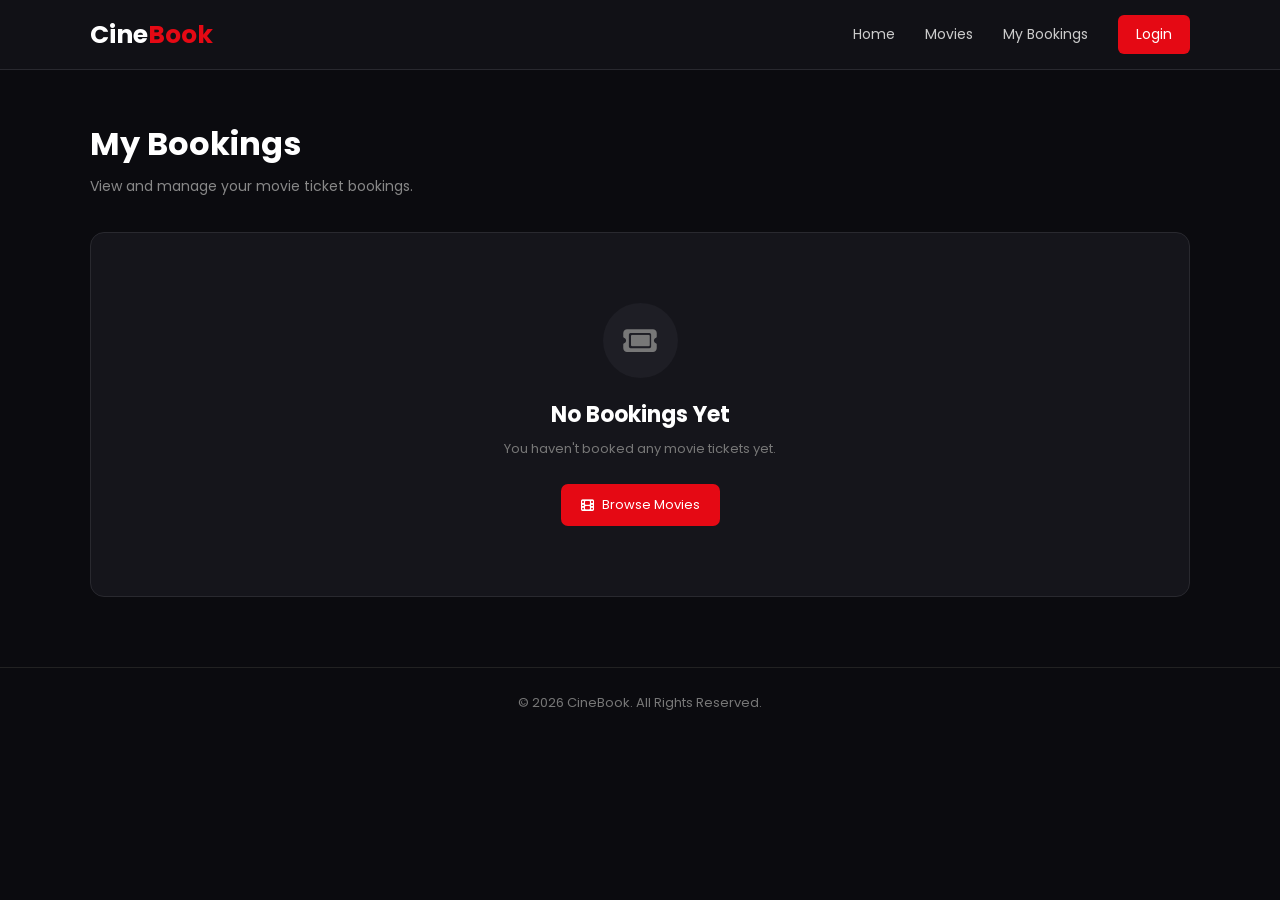
<file: bookings.html>
<!DOCTYPE html>
<html lang="en">
<head>
    <meta charset="UTF-8">
    <meta name="viewport" content="width=device-width, initial-scale=1.0">

    <title>My Bookings | CineBook</title>

    <link rel="preconnect" href="https://fonts.googleapis.com">
    <link rel="preconnect" href="https://fonts.gstatic.com" crossorigin>

    <link href="https://fonts.googleapis.com/css2?family=Poppins:wght@300;400;500;600;700&display=swap"
          rel="stylesheet">

    <link rel="stylesheet"
          href="https://cdnjs.cloudflare.com/ajax/libs/font-awesome/6.5.2/css/all.min.css">

    <style>

        * {
            margin: 0;
            padding: 0;
            box-sizing: border-box;
        }

        body {
            font-family: "Poppins", sans-serif;
            background: #0b0b0f;
            color: #fff;
            min-height: 100vh;
        }

        /* ================= NAVBAR ================= */

        .navbar {
            height: 70px;
            background: #111116;
            border-bottom: 1px solid #29292f;

            display: flex;
            align-items: center;
            justify-content: space-between;

            padding: 0 7%;
        }

        .logo {
            color: #fff;
            text-decoration: none;
            font-size: 25px;
            font-weight: 700;
        }

        .logo span {
            color: #e50914;
        }

        .nav-links {
            display: flex;
            align-items: center;
            gap: 30px;
        }

        .nav-links a {
            color: #ccc;
            text-decoration: none;
            font-size: 14px;
            transition: 0.3s;
        }

        .nav-links a:hover {
            color: #e50914;
        }

        .nav-btn {
            background: #e50914;
            color: white !important;
            padding: 9px 18px;
            border-radius: 6px;
        }

        /* ================= PAGE ================= */

        .page {
            width: 90%;
            max-width: 1100px;
            margin: auto;
            padding: 50px 0 70px;
        }

        .page-header {
            margin-bottom: 35px;
        }

        .page-header h1 {
            font-size: 32px;
            margin-bottom: 8px;
        }

        .page-header p {
            color: #888;
            font-size: 14px;
        }

        /* ================= BOOKING CARD ================= */

        .booking-card {
            background: #15151b;
            border: 1px solid #29292f;
            border-radius: 14px;
            overflow: hidden;
            margin-bottom: 25px;
            transition: 0.3s;
        }

        .booking-card:hover {
            border-color: #444;
            transform: translateY(-2px);
        }

        .booking-top {
            display: flex;
            justify-content: space-between;
            align-items: center;

            padding: 18px 25px;

            border-bottom: 1px solid #29292f;
            background: #121217;
        }

        .booking-id {
            font-size: 13px;
            color: #999;
        }

        .booking-id strong {
            color: #fff;
        }

        .status {
            padding: 6px 12px;
            border-radius: 20px;

            background: rgba(34, 197, 94, 0.12);
            color: #22c55e;

            font-size: 11px;
            font-weight: 600;
        }

        /* ================= BOOKING BODY ================= */

        .booking-body {
            display: grid;
            grid-template-columns: 130px 1fr auto;
            gap: 25px;

            padding: 25px;
            align-items: center;
        }

        .poster {
            width: 130px;
            height: 175px;

            border-radius: 9px;

            background:
                linear-gradient(
                    145deg,
                    #3b0a0a,
                    #e50914,
                    #160000
                );

            display: flex;
            justify-content: center;
            align-items: center;

            text-align: center;
            padding: 12px;

            font-size: 20px;
            font-weight: 700;
        }

        .movie-info h2 {
            font-size: 23px;
            margin-bottom: 15px;
        }

        .detail {
            display: flex;
            align-items: center;
            gap: 10px;

            color: #aaa;

            font-size: 13px;
            margin-bottom: 9px;
        }

        .detail i {
            width: 18px;
            color: #e50914;
        }

        .booking-info {
            display: grid;
            grid-template-columns: repeat(2, minmax(130px, 1fr));
            gap: 12px;

            margin-top: 18px;
        }

        .info-box {
            background: #101014;
            border: 1px solid #29292f;
            border-radius: 7px;
            padding: 10px 12px;
        }

        .info-box small {
            display: block;
            color: #777;
            font-size: 10px;
            margin-bottom: 3px;
        }

        .info-box strong {
            font-size: 12px;
        }

        /* ================= PRICE ================= */

        .booking-price {
            text-align: right;
            min-width: 130px;
        }

        .booking-price small {
            color: #777;
            font-size: 11px;
        }

        .booking-price h2 {
            color: #e50914;
            font-size: 25px;
            margin: 4px 0 15px;
        }

        .view-btn {
            border: 1px solid #444;
            background: transparent;
            color: white;

            padding: 9px 16px;
            border-radius: 6px;

            cursor: pointer;
            font-family: inherit;
            font-size: 12px;

            transition: 0.3s;
        }

        .view-btn:hover {
            background: #e50914;
            border-color: #e50914;
        }

        /* ================= EMPTY STATE ================= */

        .empty {
            display: none;
            text-align: center;

            background: #15151b;
            border: 1px solid #29292f;

            border-radius: 14px;

            padding: 70px 20px;
        }

        .empty-icon {
            width: 75px;
            height: 75px;

            margin: 0 auto 20px;

            border-radius: 50%;

            background: #1e1e25;

            display: flex;
            align-items: center;
            justify-content: center;

            color: #777;
            font-size: 30px;
        }

        .empty h2 {
            font-size: 22px;
            margin-bottom: 8px;
        }

        .empty p {
            color: #777;
            font-size: 13px;
            margin-bottom: 25px;
        }

        .browse-btn {
            display: inline-flex;
            align-items: center;
            gap: 8px;

            background: #e50914;
            color: white;

            text-decoration: none;

            padding: 11px 20px;
            border-radius: 7px;

            font-size: 13px;
        }

        /* ================= MODAL ================= */

        .modal {
            display: none;

            position: fixed;
            inset: 0;

            background: rgba(0, 0, 0, 0.8);

            z-index: 1000;

            align-items: center;
            justify-content: center;

            padding: 20px;
        }

        .modal.active {
            display: flex;
        }

        .modal-box {
            width: 100%;
            max-width: 550px;

            background: #15151b;
            border: 1px solid #333;

            border-radius: 14px;

            overflow: hidden;
        }

        .modal-header {
            padding: 20px 25px;

            display: flex;
            justify-content: space-between;
            align-items: center;

            border-bottom: 1px solid #29292f;
        }

        .modal-header h2 {
            font-size: 20px;
        }

        .close {
            background: none;
            border: none;

            color: #aaa;
            font-size: 20px;

            cursor: pointer;
        }

        .close:hover {
            color: #fff;
        }

        .modal-content {
            padding: 25px;
        }

        .modal-row {
            display: flex;
            justify-content: space-between;

            padding: 13px 0;

            border-bottom: 1px solid #24242a;

            font-size: 13px;
        }

        .modal-row span:first-child {
            color: #777;
        }

        .modal-row span:last-child {
            color: #fff;
            text-align: right;
        }

        .modal-total {
            display: flex;
            justify-content: space-between;

            padding-top: 20px;

            font-size: 16px;
            font-weight: 600;
        }

        .modal-total span:last-child {
            color: #e50914;
        }

        /* ================= FOOTER ================= */

        footer {
            border-top: 1px solid #222;
            text-align: center;

            padding: 25px;

            color: #777;
            font-size: 13px;
        }

        /* ================= RESPONSIVE ================= */

        @media (max-width: 800px) {

            .nav-links {
                display: none;
            }

            .booking-body {
                grid-template-columns: 100px 1fr;
            }

            .poster {
                width: 100px;
                height: 145px;
                font-size: 16px;
            }

            .booking-price {
                grid-column: 2;
                text-align: left;
            }

        }

        @media (max-width: 600px) {

            .page {
                padding-top: 35px;
            }

            .page-header h1 {
                font-size: 27px;
            }

            .booking-top {
                padding: 15px;
            }

            .booking-body {
                grid-template-columns: 1fr;
                padding: 20px;
            }

            .poster {
                width: 120px;
                height: 160px;
            }

            .booking-info {
                grid-template-columns: 1fr 1fr;
            }

            .booking-price {
                grid-column: auto;
                text-align: left;
            }

        }

    </style>
</head>

<body>


<!-- ================= NAVBAR ================= -->

<nav class="navbar">

    <a href="index.html" class="logo">
        Cine<span>Book</span>
    </a>

    <div class="nav-links">

        <a href="index.html">
            Home
        </a>

        <a href="movies.html">
            Movies
        </a>

        <a href="bookings.html">
            My Bookings
        </a>

        <a href="login.html" class="nav-btn">
            Login
        </a>

    </div>

</nav>


<!-- ================= MAIN ================= -->

<main class="page">

    <div class="page-header">

        <h1>My Bookings</h1>

        <p>
            View and manage your movie ticket bookings.
        </p>

    </div>


    <!-- ================= BOOKING LIST ================= -->

    <div id="bookingList">

        <!-- Booking will be generated by JavaScript -->

    </div>


    <!-- ================= EMPTY STATE ================= -->

    <div class="empty" id="emptyState">

        <div class="empty-icon">

            <i class="fa-solid fa-ticket"></i>

        </div>

        <h2>No Bookings Yet</h2>

        <p>
            You haven't booked any movie tickets yet.
        </p>

        <a href="movies.html" class="browse-btn">

            <i class="fa-solid fa-film"></i>

            Browse Movies

        </a>

    </div>

</main>


<!-- ================= BOOKING MODAL ================= -->

<div class="modal" id="bookingModal">

    <div class="modal-box">

        <div class="modal-header">

            <h2>Booking Details</h2>

            <button class="close" onclick="closeModal()">

                <i class="fa-solid fa-xmark"></i>

            </button>

        </div>


        <div class="modal-content">

            <div class="modal-row">

                <span>Booking ID</span>

                <span id="modalBookingId">-</span>

            </div>


            <div class="modal-row">

                <span>Movie</span>

                <span id="modalMovie">-</span>

            </div>


            <div class="modal-row">

                <span>Date</span>

                <span id="modalDate">-</span>

            </div>


            <div class="modal-row">

                <span>Time</span>

                <span id="modalTime">-</span>

            </div>


            <div class="modal-row">

                <span>Theatre</span>

                <span id="modalTheatre">-</span>

            </div>


            <div class="modal-row">

                <span>Seats</span>

                <span id="modalSeats">-</span>

            </div>


            <div class="modal-row">

                <span>Payment</span>

                <span id="modalPayment">-</span>

            </div>


            <div class="modal-total">

                <span>Total Paid</span>

                <span>
                    ₹<span id="modalAmount">0</span>
                </span>

            </div>

        </div>

    </div>

</div>


<!-- ================= FOOTER ================= -->

<footer>

    © 2026 CineBook. All Rights Reserved.

</footer>


<script>

    /* =========================================
       GET BOOKING DATA
    ========================================= */

    const bookingId =
        localStorage.getItem("bookingId");

    const movie =
        localStorage.getItem("selectedMovie");

    const date =
        localStorage.getItem("selectedDate");

    const theatre =
        localStorage.getItem("selectedTheatre");

    const time =
        localStorage.getItem("selectedTime");

    const seats =
        localStorage.getItem("selectedSeats");

    const paymentMethod =
        localStorage.getItem("paymentMethod");

    const paymentStatus =
        localStorage.getItem("paymentStatus");

    const finalAmount =
        Number(localStorage.getItem("finalAmount")) || 0;


    /* =========================================
       CHECK BOOKING
    ========================================= */

    const bookingList =
        document.getElementById("bookingList");

    const emptyState =
        document.getElementById("emptyState");


    if (
        bookingId &&
        movie &&
        date &&
        theatre &&
        time &&
        seats
    ) {

        createBooking();

    } else {

        emptyState.style.display = "block";

    }


    /* =========================================
       CREATE BOOKING CARD
    ========================================= */

    function createBooking() {

        const card =
            document.createElement("div");

        card.className =
            "booking-card";


        card.innerHTML = `

            <div class="booking-top">

                <div class="booking-id">

                    Booking ID:
                    <strong>${bookingId}</strong>

                </div>

                <div class="status">

                    <i class="fa-solid fa-circle-check"></i>

                    Confirmed

                </div>

            </div>


            <div class="booking-body">

                <div class="poster">

                    ${movie}

                </div>


                <div class="movie-info">

                    <h2>
                        ${movie}
                    </h2>


                    <div class="detail">

                        <i class="fa-solid fa-calendar"></i>

                        <span>
                            ${date}
                        </span>

                    </div>


                    <div class="detail">

                        <i class="fa-solid fa-clock"></i>

                        <span>
                            ${time}
                        </span>

                    </div>


                    <div class="detail">

                        <i class="fa-solid fa-location-dot"></i>

                        <span>
                            ${theatre}
                        </span>

                    </div>


                    <div class="booking-info">

                        <div class="info-box">

                            <small>SEATS</small>

                            <strong>
                                ${seats}
                            </strong>

                        </div>


                        <div class="info-box">

                            <small>PAYMENT</small>

                            <strong>
                                ${paymentMethod || "UPI"}
                            </strong>

                        </div>

                    </div>

                </div>


                <div class="booking-price">

                    <small>
                        Amount Paid
                    </small>

                    <h2>
                        ₹${finalAmount}
                    </h2>

                    <button
                        class="view-btn"
                        onclick="openBooking()">

                        <i class="fa-solid fa-eye"></i>

                        View Details

                    </button>

                </div>

            </div>
        `;


        bookingList.appendChild(card);

    }


    /* =========================================
       OPEN BOOKING MODAL
    ========================================= */

    function openBooking() {

        document.getElementById("modalBookingId")
            .textContent =
            bookingId || "-";


        document.getElementById("modalMovie")
            .textContent =
            movie || "-";


        document.getElementById("modalDate")
            .textContent =
            date || "-";


        document.getElementById("modalTime")
            .textContent =
            time || "-";


        document.getElementById("modalTheatre")
            .textContent =
            theatre || "-";


        document.getElementById("modalSeats")
            .textContent =
            seats || "-";


        document.getElementById("modalPayment")
            .textContent =
            paymentMethod || "UPI";


        document.getElementById("modalAmount")
            .textContent =
            finalAmount;


        document.getElementById("bookingModal")
            .classList.add("active");

    }


    /* =========================================
       CLOSE MODAL
    ========================================= */

    function closeModal() {

        document.getElementById("bookingModal")
            .classList.remove("active");

    }


    /* =========================================
       CLOSE WHEN CLICKING OUTSIDE
    ========================================= */

    document.getElementById("bookingModal")
        .addEventListener("click", function(event) {

            if (event.target === this) {

                closeModal();

            }

        });


</script>

</body>
</html>
</file>
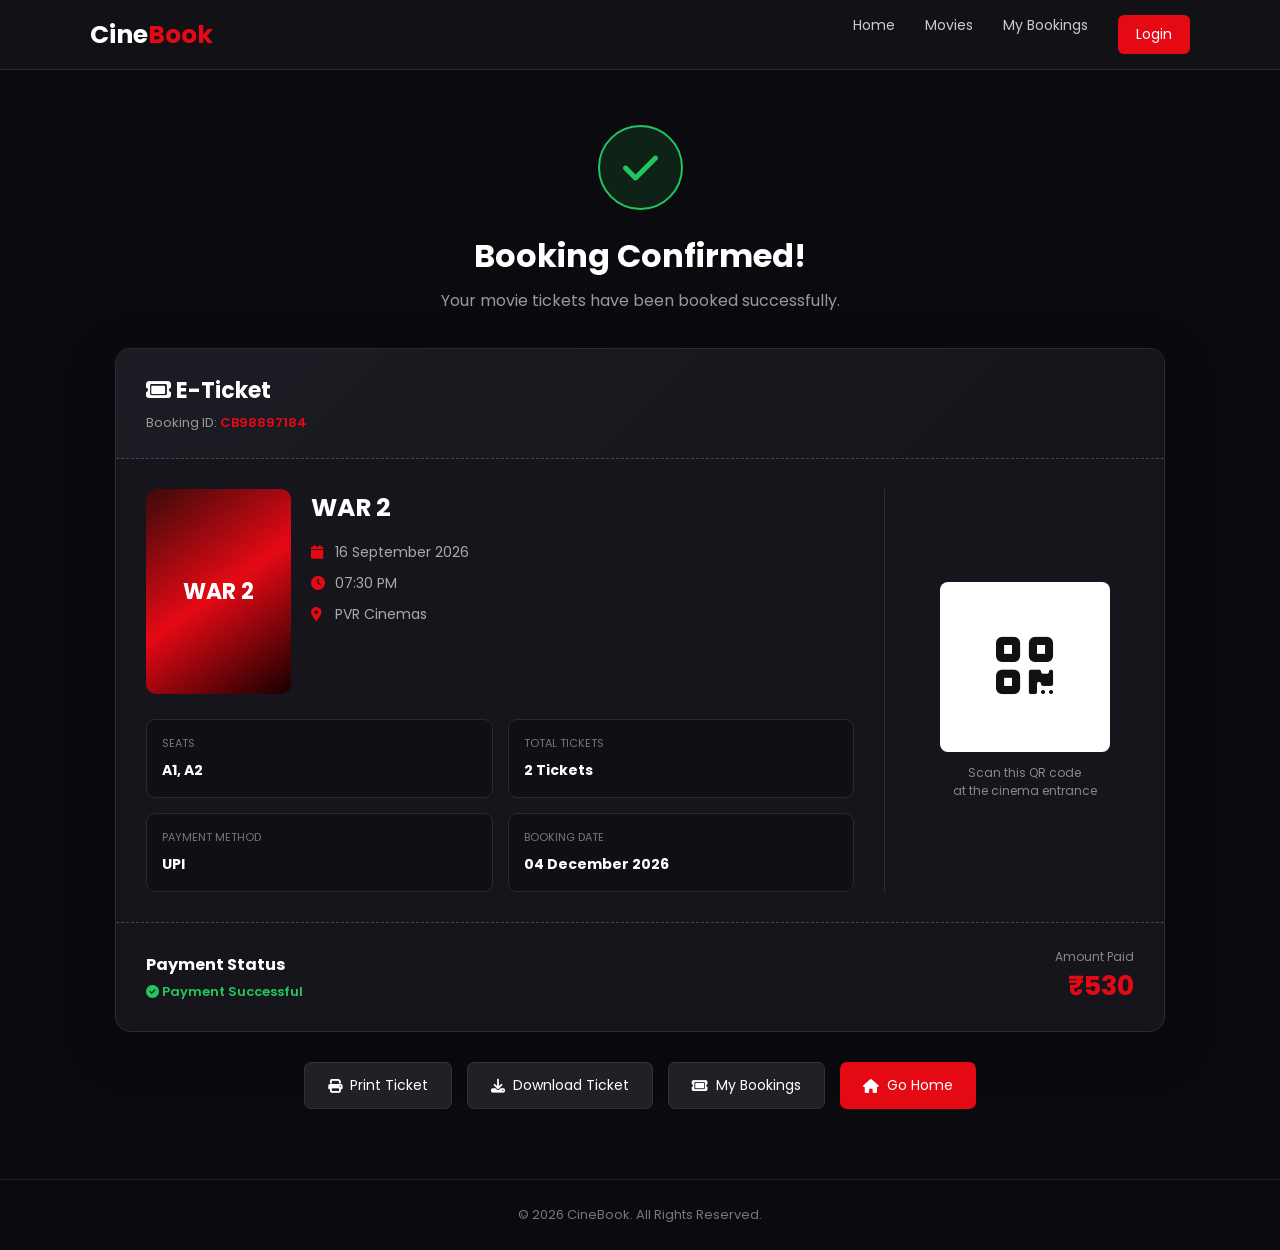
<file: confirmation.html>
<!DOCTYPE html>
<html lang="en">
<head>
    <meta charset="UTF-8">
    <meta name="viewport" content="width=device-width, initial-scale=1.0">

    <title>Booking Confirmed | CineBook</title>

    <link rel="preconnect" href="https://fonts.googleapis.com">
    <link rel="preconnect" href="https://fonts.gstatic.com" crossorigin>
    <link href="https://fonts.googleapis.com/css2?family=Poppins:wght@300;400;500;600;700&display=swap" rel="stylesheet">

    <link rel="stylesheet"
          href="https://cdnjs.cloudflare.com/ajax/libs/font-awesome/6.5.2/css/all.min.css">

    <style>

        * {
            margin: 0;
            padding: 0;
            box-sizing: border-box;
        }

        body {
            font-family: "Poppins", sans-serif;
            background: #0b0b0f;
            color: #ffffff;
            min-height: 100vh;
        }

        /* ================= NAVBAR ================= */

        .navbar {
            height: 70px;
            background: #111116;
            border-bottom: 1px solid #29292f;

            display: flex;
            align-items: center;
            justify-content: space-between;

            padding: 0 7%;
        }

        .logo {
            font-size: 25px;
            font-weight: 700;
            color: #ffffff;
            text-decoration: none;
        }

        .logo span {
            color: #e50914;
        }

        .nav-links {
            display: flex;
            gap: 30px;
        }

        .nav-links a {
            color: #cccccc;
            text-decoration: none;
            font-size: 14px;
            transition: 0.3s;
        }

        .nav-links a:hover {
            color: #e50914;
        }

        .nav-btn {
            background: #e50914;
            color: white !important;
            padding: 9px 18px;
            border-radius: 6px;
        }

        /* ================= MAIN ================= */

        .container {
            width: 90%;
            max-width: 1050px;
            margin: auto;
        }

        .confirmation-wrapper {
            padding: 55px 0 70px;
        }

        /* ================= SUCCESS ================= */

        .success-box {
            text-align: center;
            margin-bottom: 35px;
        }

        .success-icon {
            width: 85px;
            height: 85px;

            margin: auto;

            border-radius: 50%;

            background: rgba(34, 197, 94, 0.12);
            border: 2px solid #22c55e;

            display: flex;
            align-items: center;
            justify-content: center;

            font-size: 40px;
            color: #22c55e;

            animation: pop 0.5s ease;
        }

        @keyframes pop {
            0% {
                transform: scale(0.5);
                opacity: 0;
            }

            100% {
                transform: scale(1);
                opacity: 1;
            }
        }

        .success-box h1 {
            margin-top: 22px;
            font-size: 32px;
        }

        .success-box p {
            color: #999;
            margin-top: 8px;
        }

        /* ================= TICKET ================= */

        .ticket {
            background: #15151b;
            border: 1px solid #2b2b32;
            border-radius: 15px;
            overflow: hidden;
            box-shadow: 0 15px 50px rgba(0, 0, 0, 0.35);
        }

        .ticket-header {
            padding: 25px 30px;

            background: linear-gradient(
                135deg,
                #1c1c24,
                #141419
            );

            border-bottom: 1px dashed #444;
        }

        .ticket-header h2 {
            font-size: 22px;
        }

        .booking-id {
            margin-top: 6px;
            color: #999;
            font-size: 13px;
        }

        .booking-id span {
            color: #e50914;
            font-weight: 600;
        }

        /* ================= TICKET CONTENT ================= */

        .ticket-content {
            display: grid;
            grid-template-columns: 1fr 250px;
            gap: 30px;
            padding: 30px;
        }

        .movie-info {
            display: flex;
            gap: 20px;
        }

        .poster {
            width: 145px;
            height: 205px;

            border-radius: 10px;

            background:
                linear-gradient(
                    145deg,
                    #3b0a0a,
                    #e50914,
                    #160000
                );

            display: flex;
            align-items: center;
            justify-content: center;

            text-align: center;

            padding: 15px;

            flex-shrink: 0;
        }

        .poster span {
            font-size: 22px;
            font-weight: 700;
        }

        .movie-details h3 {
            font-size: 25px;
            margin-bottom: 15px;
        }

        .movie-details p {
            color: #aaa;
            font-size: 14px;
            margin-bottom: 10px;
        }

        .movie-details i {
            width: 20px;
            color: #e50914;
        }

        /* ================= INFO GRID ================= */

        .info-grid {
            display: grid;
            grid-template-columns: repeat(2, 1fr);
            gap: 15px;
            margin-top: 25px;
        }

        .info-box {
            background: #101014;
            border: 1px solid #29292f;
            padding: 15px;
            border-radius: 9px;
        }

        .info-box small {
            display: block;
            color: #777;
            font-size: 11px;
            margin-bottom: 5px;
        }

        .info-box strong {
            font-size: 14px;
        }

        /* ================= QR ================= */

        .qr-section {
            border-left: 1px solid #2c2c32;

            padding-left: 30px;

            display: flex;
            flex-direction: column;
            align-items: center;
            justify-content: center;
        }

        .qr-code {
            width: 170px;
            height: 170px;

            background: white;

            border-radius: 8px;

            display: flex;
            align-items: center;
            justify-content: center;

            color: #111;

            font-size: 65px;
        }

        .qr-section p {
            color: #888;
            font-size: 12px;
            text-align: center;
            margin-top: 12px;
        }

        /* ================= PAYMENT ================= */

        .payment-section {
            padding: 25px 30px;

            border-top: 1px dashed #444;

            display: flex;
            justify-content: space-between;
            align-items: center;
        }

        .payment-info p {
            color: #999;
            font-size: 13px;
            margin-top: 5px;
        }

        .payment-status {
            color: #22c55e !important;
            font-weight: 600;
        }

        .amount {
            text-align: right;
        }

        .amount small {
            color: #888;
            display: block;
            font-size: 12px;
        }

        .amount h2 {
            color: #e50914;
            font-size: 27px;
        }

        /* ================= ACTION BUTTONS ================= */

        .actions {
            display: flex;
            justify-content: center;
            gap: 15px;
            margin-top: 30px;
            flex-wrap: wrap;
        }

        .btn {
            border: none;
            padding: 12px 23px;
            border-radius: 7px;

            font-family: inherit;
            font-size: 14px;

            cursor: pointer;
            text-decoration: none;

            display: inline-flex;
            align-items: center;
            gap: 8px;

            transition: 0.3s;
        }

        .btn-primary {
            background: #e50914;
            color: white;
        }

        .btn-primary:hover {
            background: #ff1c27;
            transform: translateY(-2px);
        }

        .btn-secondary {
            background: #202027;
            border: 1px solid #333;
            color: white;
        }

        .btn-secondary:hover {
            background: #2b2b34;
        }

        /* ================= FOOTER ================= */

        footer {
            border-top: 1px solid #222;
            text-align: center;
            padding: 25px;
            color: #777;
            font-size: 13px;
        }

        /* ================= RESPONSIVE ================= */

        @media (max-width: 800px) {

            .nav-links {
                display: none;
            }

            .ticket-content {
                grid-template-columns: 1fr;
            }

            .qr-section {
                border-left: none;
                border-top: 1px solid #2c2c32;
                padding-left: 0;
                padding-top: 25px;
            }

        }

        @media (max-width: 600px) {

            .confirmation-wrapper {
                padding-top: 35px;
            }

            .success-box h1 {
                font-size: 26px;
            }

            .ticket-header,
            .ticket-content,
            .payment-section {
                padding: 20px;
            }

            .movie-info {
                flex-direction: column;
            }

            .poster {
                width: 130px;
                height: 180px;
            }

            .info-grid {
                grid-template-columns: 1fr;
            }

            .payment-section {
                flex-direction: column;
                align-items: flex-start;
                gap: 20px;
            }

            .amount {
                text-align: left;
            }

            .actions {
                flex-direction: column;
            }

            .btn {
                width: 100%;
                justify-content: center;
            }
        }

    </style>
</head>

<body>

<!-- ================= NAVBAR ================= -->

<nav class="navbar">

    <a href="index.html" class="logo">
        Cine<span>Book</span>
    </a>

    <div class="nav-links">
        <a href="index.html">Home</a>
        <a href="movies.html">Movies</a>
        <a href="bookings.html">My Bookings</a>
        <a href="login.html" class="nav-btn">Login</a>
    </div>

</nav>


<!-- ================= MAIN ================= -->

<main class="confirmation-wrapper">

    <div class="container">

        <!-- SUCCESS -->

        <div class="success-box">

            <div class="success-icon">
                <i class="fa-solid fa-check"></i>
            </div>

            <h1>Booking Confirmed!</h1>

            <p>
                Your movie tickets have been booked successfully.
            </p>

        </div>


        <!-- ================= TICKET ================= -->

        <div class="ticket">

            <!-- HEADER -->

            <div class="ticket-header">

                <h2>
                    <i class="fa-solid fa-ticket"></i>
                    E-Ticket
                </h2>

                <div class="booking-id">
                    Booking ID:
                    <span id="bookingId">CB000000</span>
                </div>

            </div>


            <!-- CONTENT -->

            <div class="ticket-content">

                <!-- MOVIE -->

                <div>

                    <div class="movie-info">

                        <div class="poster">
                            <span id="posterMovie">
                                WAR 2
                            </span>
                        </div>

                        <div class="movie-details">

                            <h3 id="movieName">
                                WAR 2
                            </h3>

                            <p>
                                <i class="fa-solid fa-calendar"></i>
                                <span id="movieDate">
                                    16 September 2026
                                </span>
                            </p>

                            <p>
                                <i class="fa-solid fa-clock"></i>
                                <span id="movieTime">
                                    07:30 PM
                                </span>
                            </p>

                            <p>
                                <i class="fa-solid fa-location-dot"></i>
                                <span id="theatreName">
                                    PVR Cinemas
                                </span>
                            </p>

                        </div>

                    </div>


                    <!-- INFO -->

                    <div class="info-grid">

                        <div class="info-box">

                            <small>SEATS</small>

                            <strong id="seatNumbers">
                                A1, A2
                            </strong>

                        </div>


                        <div class="info-box">

                            <small>TOTAL TICKETS</small>

                            <strong id="ticketCount">
                                2 Tickets
                            </strong>

                        </div>


                        <div class="info-box">

                            <small>PAYMENT METHOD</small>

                            <strong id="paymentMethod">
                                UPI
                            </strong>

                        </div>


                        <div class="info-box">

                            <small>BOOKING DATE</small>

                            <strong id="bookingDate">
                                16 September 2026
                            </strong>

                        </div>

                    </div>

                </div>


                <!-- QR -->

                <div class="qr-section">

                    <div class="qr-code">

                        <i class="fa-solid fa-qrcode"></i>

                    </div>

                    <p>
                        Scan this QR code<br>
                        at the cinema entrance
                    </p>

                </div>

            </div>


            <!-- PAYMENT -->

            <div class="payment-section">

                <div class="payment-info">

                    <strong>
                        Payment Status
                    </strong>

                    <p class="payment-status">
                        <i class="fa-solid fa-circle-check"></i>
                        <span id="paymentStatus">
                            Payment Successful
                        </span>
                    </p>

                </div>


                <div class="amount">

                    <small>
                        Amount Paid
                    </small>

                    <h2>
                        ₹<span id="amountPaid">0</span>
                    </h2>

                </div>

            </div>

        </div>


        <!-- ACTIONS -->

        <div class="actions">

            <button class="btn btn-secondary" onclick="window.print()">

                <i class="fa-solid fa-print"></i>

                Print Ticket

            </button>


            <button class="btn btn-secondary" onclick="downloadTicket()">

                <i class="fa-solid fa-download"></i>

                Download Ticket

            </button>


            <a href="bookings.html" class="btn btn-secondary">

                <i class="fa-solid fa-ticket"></i>

                My Bookings

            </a>


            <a href="index.html" class="btn btn-primary">

                <i class="fa-solid fa-house"></i>

                Go Home

            </a>

        </div>

    </div>

</main>


<!-- ================= FOOTER ================= -->

<footer>

    © 2026 CineBook. All Rights Reserved.

</footer>


<script>

    /* =========================================
       GET BOOKING DATA FROM LOCAL STORAGE
    ========================================= */

    const movie =
        localStorage.getItem("selectedMovie") || "WAR 2";

    const date =
        localStorage.getItem("selectedDate") ||
        "16 September 2026";

    const theatre =
        localStorage.getItem("selectedTheatre") ||
        "PVR Cinemas";

    const time =
        localStorage.getItem("selectedTime") ||
        "07:30 PM";

    const seatsString =
        localStorage.getItem("selectedSeats") ||
        "A1, A2";

    const ticketPrice =
        Number(localStorage.getItem("ticketPrice")) || 250;

    const totalAmount =
        Number(localStorage.getItem("totalAmount")) || 500;

    const finalAmount =
        Number(localStorage.getItem("finalAmount")) ||
        totalAmount + 30;

    const paymentMethod =
        localStorage.getItem("paymentMethod") || "UPI";

    const paymentStatus =
        localStorage.getItem("paymentStatus") ||
        "success";

    const bookingDate =
        localStorage.getItem("bookingDate") ||
        new Date().toLocaleDateString(
            "en-IN",
            {
                day: "2-digit",
                month: "long",
                year: "numeric"
            }
        );

    let bookingId =
        localStorage.getItem("bookingId");


    /* =========================================
       GENERATE BOOKING ID IF NOT AVAILABLE
    ========================================= */

    if (!bookingId) {

        bookingId =
            "CB" +
            Date.now()
                .toString()
                .slice(-8);

        localStorage.setItem(
            "bookingId",
            bookingId
        );
    }


    /* =========================================
       DISPLAY DATA
    ========================================= */

    document.getElementById("bookingId")
        .textContent = bookingId;


    document.getElementById("movieName")
        .textContent = movie;


    document.getElementById("posterMovie")
        .textContent = movie;


    document.getElementById("movieDate")
        .textContent = date;


    document.getElementById("movieTime")
        .textContent = time;


    document.getElementById("theatreName")
        .textContent = theatre;


    document.getElementById("seatNumbers")
        .textContent = seatsString;


    /* =========================================
       TICKET COUNT
    ========================================= */

    let seatArray = [];

    if (seatsString.includes(",")) {

        seatArray = seatsString
            .split(",")
            .map(seat => seat.trim());

    } else {

        seatArray = [seatsString];

    }


    const ticketCount =
        seatArray.length;


    document.getElementById("ticketCount")
        .textContent =
        ticketCount +
        (ticketCount === 1
            ? " Ticket"
            : " Tickets");


    /* =========================================
       PAYMENT
    ========================================= */

    document.getElementById("paymentMethod")
        .textContent =
        paymentMethod;


    document.getElementById("bookingDate")
        .textContent =
        bookingDate;


    document.getElementById("amountPaid")
        .textContent =
        finalAmount;


    /* =========================================
       PAYMENT STATUS
    ========================================= */

    if (
        paymentStatus === "success" ||
        paymentStatus === "successful"
    ) {

        document.getElementById("paymentStatus")
            .textContent =
            "Payment Successful";

    } else {

        document.getElementById("paymentStatus")
            .textContent =
            "Payment Pending";

    }


    /* =========================================
       DOWNLOAD TICKET
    ========================================= */

    function downloadTicket() {

        const ticketText = `

CINEBOOK - MOVIE TICKET
==============================

Booking ID: ${bookingId}

Movie: ${movie}

Date: ${date}

Time: ${time}

Theatre: ${theatre}

Seats: ${seatsString}

Tickets: ${ticketCount}

Payment Method: ${paymentMethod}

Payment Status: Payment Successful

Amount Paid: ₹${finalAmount}

==============================

Thank you for booking with CineBook!

        `;


        const blob =
            new Blob(
                [ticketText],
                {
                    type: "text/plain"
                }
            );


        const url =
            URL.createObjectURL(blob);


        const link =
            document.createElement("a");


        link.href = url;

        link.download =
            "CineBook-Ticket-" +
            bookingId +
            ".txt";


        document.body.appendChild(link);

        link.click();

        document.body.removeChild(link);

        URL.revokeObjectURL(url);

    }

</script>

</body>
</html>
</file>
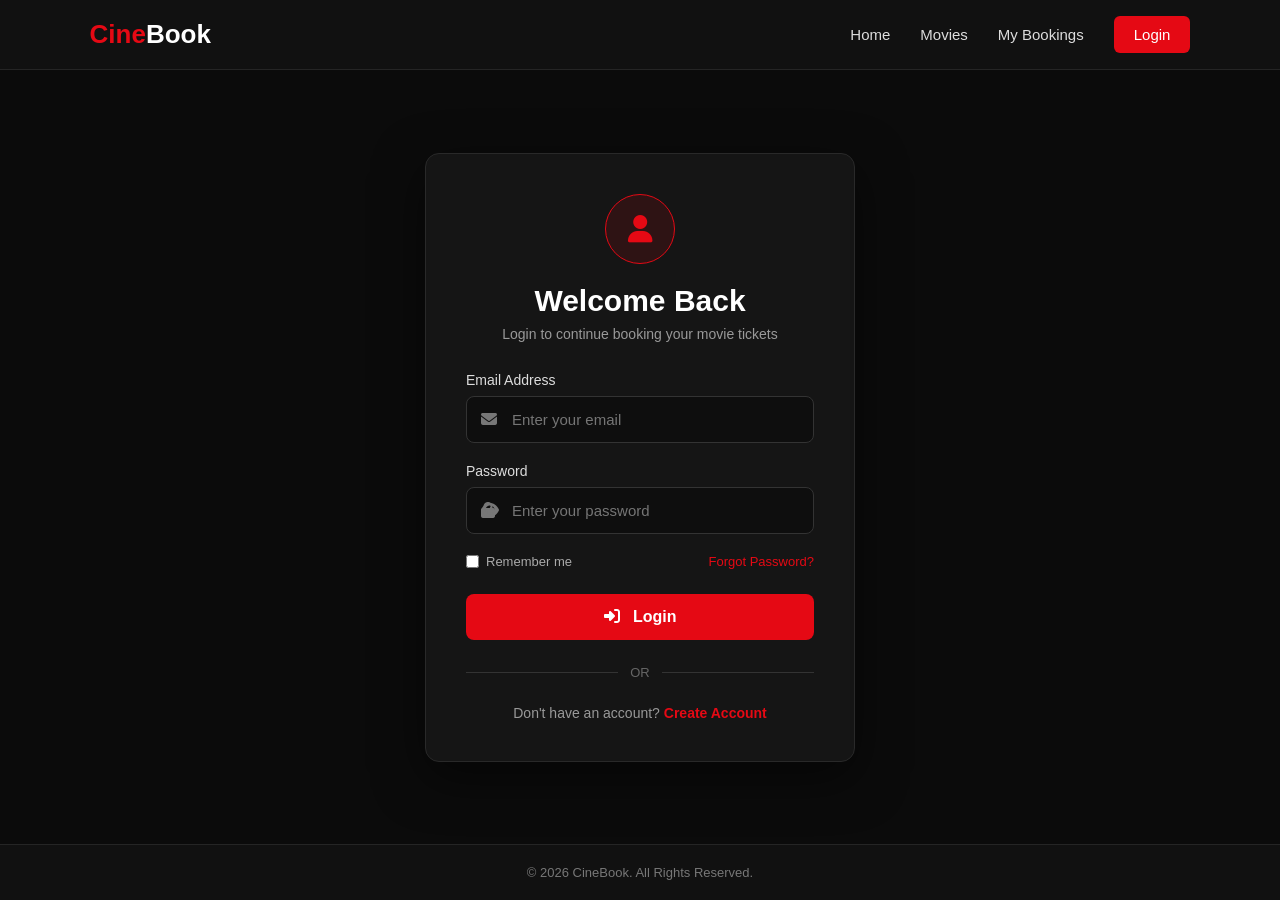
<file: login.html>
<!DOCTYPE html>
<html lang="en">
<head>
    <meta charset="UTF-8">
    <meta name="viewport" content="width=device-width, initial-scale=1.0">

    <title>Login - CineBook</title>

    <!-- Font Awesome -->
    <link rel="stylesheet"
          href="https://cdnjs.cloudflare.com/ajax/libs/font-awesome/6.5.2/css/all.min.css">

    <style>
        * {
            margin: 0;
            padding: 0;
            box-sizing: border-box;
            font-family: Arial, sans-serif;
        }

        body {
            min-height: 100vh;
            background: #0b0b0b;
            color: white;
            display: flex;
            flex-direction: column;
        }

        /* ================= NAVBAR ================= */

        .navbar {
            height: 70px;
            background: #111;
            display: flex;
            align-items: center;
            justify-content: space-between;
            padding: 0 7%;
            border-bottom: 1px solid #252525;
        }

        .logo {
            font-size: 26px;
            font-weight: bold;
            color: #e50914;
            text-decoration: none;
        }

        .logo span {
            color: white;
        }

        .nav-links {
            display: flex;
            gap: 30px;
            list-style: none;
        }

        .nav-links a {
            color: #ddd;
            text-decoration: none;
            font-size: 15px;
            transition: 0.3s;
        }

        .nav-links a:hover,
        .nav-links .active {
            color: #e50914;
        }

        .login-nav {
            background: #e50914;
            padding: 10px 20px;
            border-radius: 6px;
            color: white !important;
        }

        .login-nav:hover {
            background: #b20710;
        }

        /* ================= LOGIN ================= */

        .login-container {
            flex: 1;
            display: flex;
            justify-content: center;
            align-items: center;
            padding: 40px 20px;
        }

        .login-box {
            width: 100%;
            max-width: 430px;
            background: #151515;
            padding: 40px;
            border-radius: 14px;
            border: 1px solid #292929;
            box-shadow: 0 15px 50px rgba(0, 0, 0, 0.5);
        }

        .login-icon {
            width: 70px;
            height: 70px;
            margin: 0 auto 20px;
            background: rgba(229, 9, 20, 0.12);
            border: 1px solid #e50914;
            border-radius: 50%;
            display: flex;
            align-items: center;
            justify-content: center;
            color: #e50914;
            font-size: 28px;
        }

        .login-box h1 {
            text-align: center;
            font-size: 30px;
            margin-bottom: 8px;
        }

        .login-box .subtitle {
            text-align: center;
            color: #999;
            font-size: 14px;
            margin-bottom: 30px;
        }

        /* ================= FORM ================= */

        .form-group {
            margin-bottom: 20px;
        }

        .form-group label {
            display: block;
            margin-bottom: 8px;
            color: #ddd;
            font-size: 14px;
        }

        .input-box {
            position: relative;
        }

        .input-box i {
            position: absolute;
            left: 15px;
            top: 50%;
            transform: translateY(-50%);
            color: #777;
        }

        .input-box input {
            width: 100%;
            padding: 14px 45px;
            background: #0e0e0e;
            border: 1px solid #333;
            border-radius: 8px;
            outline: none;
            color: white;
            font-size: 15px;
            transition: 0.3s;
        }

        .input-box input:focus {
            border-color: #e50914;
            box-shadow: 0 0 8px rgba(229, 9, 20, 0.2);
        }

        .password-toggle {
            position: absolute;
            right: 15px;
            top: 50%;
            transform: translateY(-50%);
            color: #777;
            cursor: pointer;
        }

        .password-toggle:hover {
            color: white;
        }

        /* ================= OPTIONS ================= */

        .form-options {
            display: flex;
            justify-content: space-between;
            align-items: center;
            margin-bottom: 25px;
            font-size: 13px;
        }

        .remember {
            display: flex;
            align-items: center;
            gap: 7px;
            color: #aaa;
        }

        .remember input {
            accent-color: #e50914;
            cursor: pointer;
        }

        .forgot {
            color: #e50914;
            text-decoration: none;
        }

        .forgot:hover {
            text-decoration: underline;
        }

        /* ================= BUTTON ================= */

        .login-btn {
            width: 100%;
            padding: 14px;
            background: #e50914;
            border: none;
            border-radius: 8px;
            color: white;
            font-size: 16px;
            font-weight: bold;
            cursor: pointer;
            transition: 0.3s;
        }

        .login-btn:hover {
            background: #b20710;
            transform: translateY(-1px);
        }

        /* ================= DIVIDER ================= */

        .divider {
            display: flex;
            align-items: center;
            gap: 12px;
            margin: 25px 0;
            color: #666;
            font-size: 13px;
        }

        .divider::before,
        .divider::after {
            content: "";
            flex: 1;
            height: 1px;
            background: #333;
        }

        /* ================= REGISTER ================= */

        .register-text {
            text-align: center;
            color: #999;
            font-size: 14px;
        }

        .register-text a {
            color: #e50914;
            text-decoration: none;
            font-weight: bold;
        }

        .register-text a:hover {
            text-decoration: underline;
        }

        /* ================= FOOTER ================= */

        footer {
            background: #111;
            border-top: 1px solid #252525;
            text-align: center;
            padding: 20px;
            color: #777;
            font-size: 13px;
        }

        /* ================= TOAST ================= */

        .toast {
            position: fixed;
            bottom: 25px;
            right: 25px;
            background: #1d1d1d;
            border-left: 4px solid #e50914;
            color: white;
            padding: 15px 20px;
            border-radius: 6px;
            display: none;
            z-index: 999;
        }

        /* ================= RESPONSIVE ================= */

        @media (max-width: 700px) {

            .navbar {
                padding: 0 20px;
            }

            .nav-links {
                display: none;
            }

            .login-box {
                padding: 30px 22px;
            }
        }

        @media (max-width: 400px) {

            .login-box h1 {
                font-size: 25px;
            }

            .form-options {
                font-size: 12px;
            }
        }
    </style>
</head>

<body>

    <!-- ================= NAVBAR ================= -->

    <nav class="navbar">

        <a href="index.html" class="logo">
            Cine<span>Book</span>
        </a>

        <ul class="nav-links">
            <li>
                <a href="index.html">Home</a>
            </li>

            <li>
                <a href="movies.html">Movies</a>
            </li>

            <li>
                <a href="bookings.html">My Bookings</a>
            </li>

            <li>
                <a href="login.html" class="active login-nav">
                    Login
                </a>
            </li>
        </ul>

    </nav>


    <!-- ================= LOGIN SECTION ================= -->

    <main class="login-container">

        <div class="login-box">

            <div class="login-icon">
                <i class="fa-solid fa-user"></i>
            </div>

            <h1>Welcome Back</h1>

            <p class="subtitle">
                Login to continue booking your movie tickets
            </p>


            <form id="loginForm">

                <!-- Email -->

                <div class="form-group">

                    <label for="email">
                        Email Address
                    </label>

                    <div class="input-box">

                        <i class="fa-solid fa-envelope"></i>

                        <input
                            type="email"
                            id="email"
                            placeholder="Enter your email"
                            required
                        >

                    </div>

                </div>


                <!-- Password -->

                <div class="form-group">

                    <label for="password">
                        Password
                    </label>

                    <div class="input-box">

                        <i class="fa-solid fa-lock"></i>

                        <input
                            type="password"
                            id="password"
                            placeholder="Enter your password"
                            required
                        >

                        <i
                            class="fa-solid fa-eye password-toggle"
                            id="togglePassword"
                            onclick="togglePassword()">
                        </i>

                    </div>

                </div>


                <!-- Options -->

                <div class="form-options">

                    <label class="remember">

                        <input
                            type="checkbox"
                            id="remember"
                        >

                        Remember me

                    </label>

                    <a href="#" class="forgot"
                       onclick="forgotPassword()">
                        Forgot Password?
                    </a>

                </div>


                <!-- Login Button -->

                <button type="submit" class="login-btn">
                    <i class="fa-solid fa-right-to-bracket"></i>
                    &nbsp; Login
                </button>

            </form>


            <div class="divider">
                OR
            </div>


            <!-- Register -->

            <p class="register-text">

                Don't have an account?

                <a href="register.html">
                    Create Account
                </a>

            </p>

        </div>

    </main>


    <!-- ================= FOOTER ================= -->

    <footer>

        © 2026 CineBook.
        All Rights Reserved.

    </footer>


    <!-- ================= TOAST ================= -->

    <div class="toast" id="toast"></div>


    <!-- ================= JAVASCRIPT ================= -->

    <script>

        // Toggle Password
        function togglePassword() {

            const password =
                document.getElementById("password");

            const icon =
                document.getElementById("togglePassword");

            if (password.type === "password") {

                password.type = "text";

                icon.classList.remove("fa-eye");
                icon.classList.add("fa-eye-slash");

            } else {

                password.type = "password";

                icon.classList.remove("fa-eye-slash");
                icon.classList.add("fa-eye");
            }
        }


        // Toast
        function showToast(message) {

            const toast =
                document.getElementById("toast");

            toast.textContent = message;

            toast.style.display = "block";

            setTimeout(() => {

                toast.style.display = "none";

            }, 3000);
        }


        // Forgot Password
        function forgotPassword() {

            showToast(
                "Password reset will be available after backend integration."
            );
        }


        // Login
        document
            .getElementById("loginForm")
            .addEventListener("submit", function(event) {

                event.preventDefault();

                const email =
                    document.getElementById("email").value.trim();

                const password =
                    document.getElementById("password").value.trim();

                if (email === "" || password === "") {

                    showToast("Please fill all fields.");
                    return;
                }


                /*
                    FRONTEND DEMO LOGIN

                    Later this section will be replaced
                    with PHP + MySQL authentication.
                */

                localStorage.setItem("isLoggedIn", "true");
                localStorage.setItem("userEmail", email);

                showToast("Login successful!");

                setTimeout(() => {

                    window.location.href = "index.html";

                }, 1000);

            });

    </script>

</body>
</html>
</file>
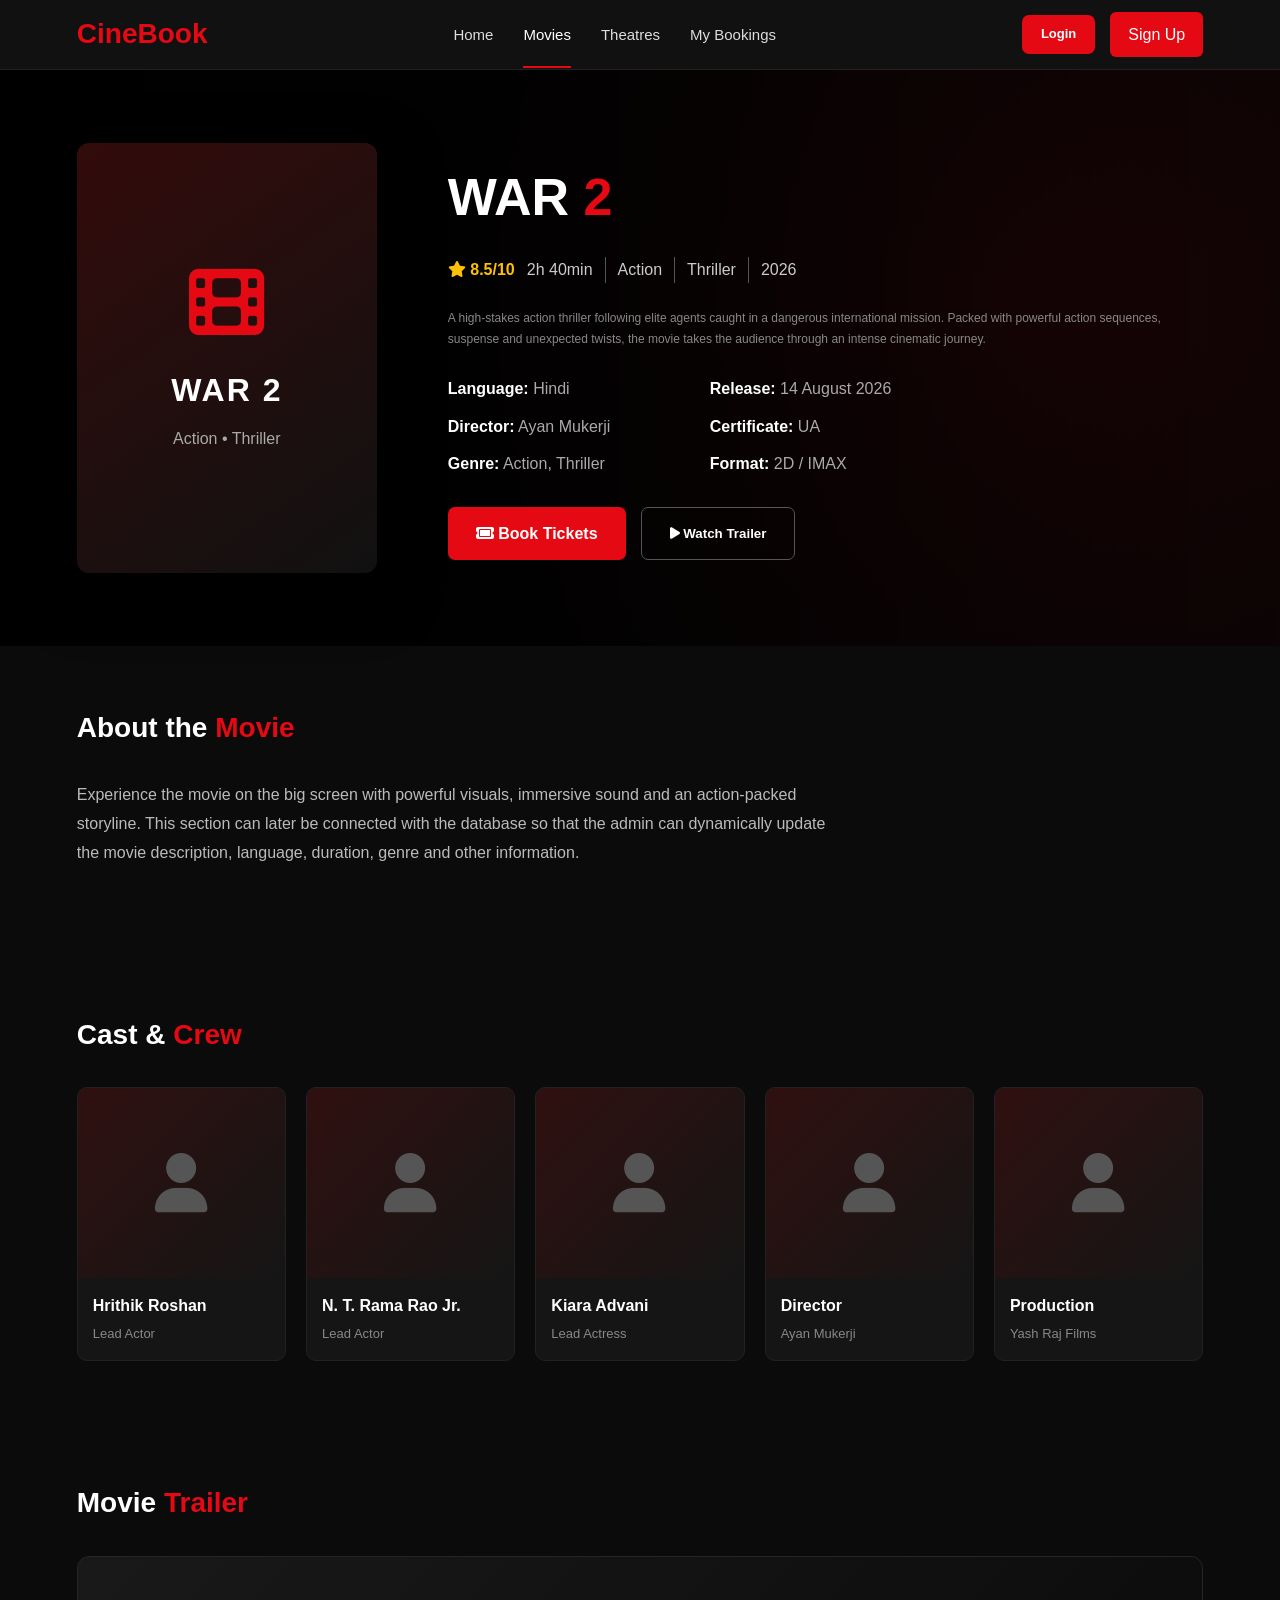
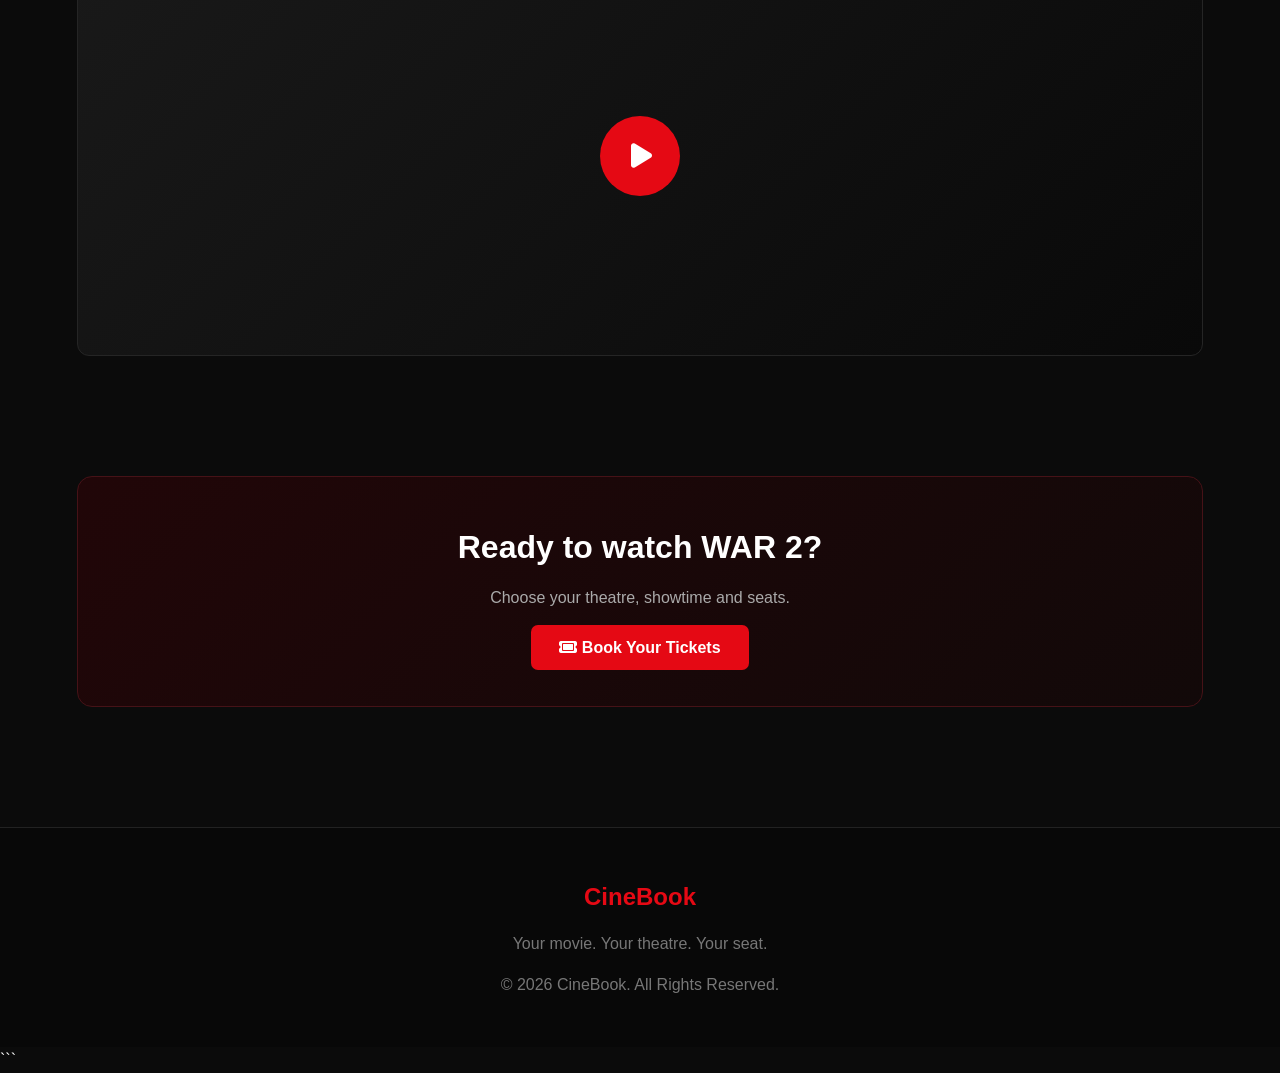
<file: movie-details.html>
<!DOCTYPE html>
<html lang="en">
<head>
    <meta charset="UTF-8">
    <meta name="viewport" content="width=device-width, initial-scale=1.0">

    <title>Movie Details | CineBook</title>

    <link rel="stylesheet" href="css/style.css">

    <!-- Font Awesome -->
    <link rel="stylesheet"
          href="https://cdnjs.cloudflare.com/ajax/libs/font-awesome/6.5.2/css/all.min.css">

    <style>
        * {
            box-sizing: border-box;
            margin: 0;
            padding: 0;
        }

        body {
            background: #0b0b0b;
            color: #fff;
            font-family: Arial, sans-serif;
        }

        /* ================= NAVBAR ================= */

        .navbar {
            height: 70px;
            background: #111;
            display: flex;
            align-items: center;
            justify-content: space-between;
            padding: 0 6%;
            border-bottom: 1px solid #222;
            position: sticky;
            top: 0;
            z-index: 1000;
        }

        .logo {
            color: #e50914;
            font-size: 28px;
            font-weight: bold;
            text-decoration: none;
        }

        .nav-links {
            display: flex;
            gap: 30px;
            list-style: none;
        }

        .nav-links a {
            color: #ddd;
            text-decoration: none;
            font-size: 15px;
            transition: 0.3s;
        }

        .nav-links a:hover,
        .nav-links .active {
            color: #e50914;
        }

        .nav-buttons {
            display: flex;
            align-items: center;
            gap: 15px;
        }

        .login-btn {
            color: #fff;
            text-decoration: none;
        }

        .signup-btn {
            background: #e50914;
            color: #fff;
            padding: 10px 18px;
            border-radius: 6px;
            text-decoration: none;
        }

        /* ================= HERO ================= */

        .movie-hero {
            min-height: 520px;
            position: relative;
            background:
                linear-gradient(
                    90deg,
                    rgba(0,0,0,0.98) 0%,
                    rgba(0,0,0,0.88) 45%,
                    rgba(0,0,0,0.65) 100%
                ),
                radial-gradient(circle at 80% 40%, #4b0b10, #0b0b0b 60%);
        }

        .movie-container {
            width: 88%;
            max-width: 1250px;
            margin: auto;
            padding: 70px 0;
            display: grid;
            grid-template-columns: 300px 1fr;
            gap: 55px;
            align-items: center;
        }

        /* ================= POSTER ================= */

        .poster {
            width: 300px;
            height: 430px;
            border-radius: 12px;
            overflow: hidden;
            background: linear-gradient(145deg, #330b0b, #111);
            box-shadow: 0 20px 60px rgba(0,0,0,0.7);
            display: flex;
            align-items: center;
            justify-content: center;
        }

        .poster-content {
            text-align: center;
            padding: 20px;
        }

        .poster-content i {
            font-size: 75px;
            color: #e50914;
            margin-bottom: 25px;
        }

        .poster-content h2 {
            font-size: 32px;
            letter-spacing: 2px;
        }

        .poster-content p {
            margin-top: 10px;
            color: #aaa;
        }

        /* ================= MOVIE INFO ================= */

        .movie-info h1 {
            font-size: 52px;
            margin-bottom: 18px;
        }

        .movie-info h1 span {
            color: #e50914;
        }

        .movie-meta {
            display: flex;
            flex-wrap: wrap;
            gap: 12px;
            margin-bottom: 25px;
        }

        .meta-item {
            color: #ccc;
            border-right: 1px solid #555;
            padding-right: 12px;
        }

        .meta-item:last-child {
            border: none;
        }

        .rating {
            color: #ffc107;
            font-weight: bold;
        }

        .movie-description {
            max-width: 750px;
            color: #bbb;
            line-height: 1.8;
            font-size: 16px;
            margin-bottom: 25px;
        }

        .movie-details-list {
            display: grid;
            grid-template-columns: repeat(2, minmax(150px, 250px));
            gap: 12px;
            margin-bottom: 30px;
        }

        .detail-item {
            color: #aaa;
        }

        .detail-item strong {
            color: #fff;
        }

        /* ================= BUTTONS ================= */

        .action-buttons {
            display: flex;
            gap: 15px;
            flex-wrap: wrap;
        }

        .book-btn {
            background: #e50914;
            color: white;
            padding: 14px 28px;
            border-radius: 7px;
            text-decoration: none;
            font-weight: bold;
            transition: 0.3s;
        }

        .book-btn:hover {
            background: #b20710;
            transform: translateY(-2px);
        }

        .trailer-btn {
            background: transparent;
            color: white;
            border: 1px solid #555;
            padding: 14px 28px;
            border-radius: 7px;
            cursor: pointer;
            font-weight: bold;
        }

        .trailer-btn:hover {
            border-color: #e50914;
            color: #e50914;
        }

        /* ================= CONTENT ================= */

        .section {
            width: 88%;
            max-width: 1250px;
            margin: auto;
            padding: 60px 0;
        }

        .section-title {
            font-size: 28px;
            margin-bottom: 30px;
        }

        .section-title span {
            color: #e50914;
        }

        /* ================= CAST ================= */

        .cast-grid {
            display: grid;
            grid-template-columns: repeat(5, 1fr);
            gap: 20px;
        }

        .cast-card {
            background: #151515;
            border-radius: 10px;
            overflow: hidden;
            border: 1px solid #222;
            transition: 0.3s;
        }

        .cast-card:hover {
            transform: translateY(-5px);
            border-color: #e50914;
        }

        .cast-image {
            height: 190px;
            background: linear-gradient(135deg, #301010, #151515);
            display: flex;
            justify-content: center;
            align-items: center;
        }

        .cast-image i {
            font-size: 60px;
            color: #555;
        }

        .cast-info {
            padding: 15px;
        }

        .cast-info h3 {
            font-size: 16px;
            margin-bottom: 5px;
        }

        .cast-info p {
            color: #888;
            font-size: 13px;
        }

        /* ================= TRAILER ================= */

        .trailer-box {
            height: 400px;
            border-radius: 12px;
            background: linear-gradient(135deg, #191919, #090909);
            display: flex;
            align-items: center;
            justify-content: center;
            border: 1px solid #252525;
        }

        .play-button {
            width: 80px;
            height: 80px;
            background: #e50914;
            border-radius: 50%;
            display: flex;
            align-items: center;
            justify-content: center;
            cursor: pointer;
            transition: 0.3s;
        }

        .play-button:hover {
            transform: scale(1.1);
        }

        .play-button i {
            font-size: 28px;
            margin-left: 4px;
        }

        /* ================= BOOKING CTA ================= */

        .booking-cta {
            background: linear-gradient(135deg, #210608, #120909);
            border: 1px solid #461217;
            border-radius: 15px;
            padding: 45px;
            text-align: center;
            margin-bottom: 60px;
        }

        .booking-cta h2 {
            font-size: 32px;
            margin-bottom: 12px;
        }

        .booking-cta p {
            color: #aaa;
            margin-bottom: 25px;
        }

        /* ================= FOOTER ================= */

        footer {
            background: #080808;
            border-top: 1px solid #222;
            padding: 50px 6%;
            text-align: center;
        }

        footer h2 {
            color: #e50914;
            margin-bottom: 15px;
        }

        footer p {
            color: #777;
        }

        /* ================= MODAL ================= */

        .trailer-modal {
            display: none;
            position: fixed;
            inset: 0;
            background: rgba(0,0,0,0.9);
            z-index: 2000;
            align-items: center;
            justify-content: center;
            padding: 20px;
        }

        .trailer-modal.active {
            display: flex;
        }

        .modal-content {
            width: 800px;
            max-width: 100%;
            background: #151515;
            border-radius: 12px;
            padding: 25px;
            position: relative;
        }

        .close-modal {
            position: absolute;
            right: 18px;
            top: 12px;
            font-size: 28px;
            cursor: pointer;
            color: #aaa;
        }

        .close-modal:hover {
            color: #e50914;
        }

        .video-placeholder {
            height: 420px;
            background: #050505;
            display: flex;
            align-items: center;
            justify-content: center;
            border-radius: 8px;
            margin-top: 15px;
        }

        .video-placeholder i {
            font-size: 70px;
            color: #e50914;
        }

        /* ================= RESPONSIVE ================= */

        @media (max-width: 900px) {

            .nav-links {
                display: none;
            }

            .movie-container {
                grid-template-columns: 1fr;
                text-align: center;
            }

            .poster {
                margin: auto;
            }

            .movie-meta,
            .action-buttons {
                justify-content: center;
            }

            .movie-details-list {
                justify-content: center;
                text-align: left;
            }

            .cast-grid {
                grid-template-columns: repeat(3, 1fr);
            }
        }

        @media (max-width: 600px) {

            .navbar {
                padding: 0 20px;
            }

            .signup-btn {
                display: none;
            }

            .movie-container {
                width: 92%;
                padding: 45px 0;
            }

            .poster {
                width: 230px;
                height: 330px;
            }

            .movie-info h1 {
                font-size: 36px;
            }

            .movie-details-list {
                grid-template-columns: 1fr;
            }

            .cast-grid {
                grid-template-columns: repeat(2, 1fr);
            }

            .trailer-box {
                height: 250px;
            }

            .booking-cta {
                padding: 30px 20px;
            }
        }
    </style>
</head>

<body>

<!-- ================= NAVBAR ================= -->

<nav class="navbar">

    <a href="index.html" class="logo">
        CineBook
    </a>

    <ul class="nav-links">
        <li><a href="index.html">Home</a></li>
        <li><a href="movies.html" class="active">Movies</a></li>
        <li><a href="theatres.html">Theatres</a></li>
        <li><a href="bookings.html">My Bookings</a></li>
    </ul>

    <div class="nav-buttons">
        <a href="login.html" class="login-btn">
            Login
        </a>

        <a href="register.html" class="signup-btn">
            Sign Up
        </a>
    </div>

</nav>


<!-- ================= MOVIE HERO ================= -->

<section class="movie-hero">

    <div class="movie-container">

        <!-- POSTER -->

        <div class="poster">

            <div class="poster-content">

                <i class="fa-solid fa-film"></i>

                <h2>WAR 2</h2>

                <p>Action • Thriller</p>

            </div>

        </div>


        <!-- MOVIE INFORMATION -->

        <div class="movie-info">

            <h1>
                WAR <span>2</span>
            </h1>

            <div class="movie-meta">

                <span class="rating">
                    <i class="fa-solid fa-star"></i>
                    8.5/10
                </span>

                <span class="meta-item">
                    2h 40min
                </span>

                <span class="meta-item">
                    Action
                </span>

                <span class="meta-item">
                    Thriller
                </span>

                <span class="meta-item">
                    2026
                </span>

            </div>


            <p class="movie-description">

                A high-stakes action thriller following elite agents
                caught in a dangerous international mission. Packed
                with powerful action sequences, suspense and unexpected
                twists, the movie takes the audience through an
                intense cinematic journey.

            </p>


            <div class="movie-details-list">

                <div class="detail-item">
                    <strong>Language:</strong> Hindi
                </div>

                <div class="detail-item">
                    <strong>Release:</strong> 14 August 2026
                </div>

                <div class="detail-item">
                    <strong>Director:</strong> Ayan Mukerji
                </div>

                <div class="detail-item">
                    <strong>Certificate:</strong> UA
                </div>

                <div class="detail-item">
                    <strong>Genre:</strong> Action, Thriller
                </div>

                <div class="detail-item">
                    <strong>Format:</strong> 2D / IMAX
                </div>

            </div>


            <div class="action-buttons">

                <a href="theatres.html" class="book-btn">
                    <i class="fa-solid fa-ticket"></i>
                    Book Tickets
                </a>

                <button class="trailer-btn" onclick="openTrailer()">
                    <i class="fa-solid fa-play"></i>
                    Watch Trailer
                </button>

            </div>

        </div>

    </div>

</section>


<!-- ================= ABOUT MOVIE ================= -->

<section class="section">

    <h2 class="section-title">
        About the <span>Movie</span>
    </h2>

    <p class="movie-description">

        Experience the movie on the big screen with powerful visuals,
        immersive sound and an action-packed storyline. This section
        can later be connected with the database so that the admin
        can dynamically update the movie description, language,
        duration, genre and other information.

    </p>

</section>


<!-- ================= CAST ================= -->

<section class="section">

    <h2 class="section-title">
        Cast & <span>Crew</span>
    </h2>

    <div class="cast-grid">

        <div class="cast-card">

            <div class="cast-image">
                <i class="fa-solid fa-user"></i>
            </div>

            <div class="cast-info">
                <h3>Hrithik Roshan</h3>
                <p>Lead Actor</p>
            </div>

        </div>


        <div class="cast-card">

            <div class="cast-image">
                <i class="fa-solid fa-user"></i>
            </div>

            <div class="cast-info">
                <h3>N. T. Rama Rao Jr.</h3>
                <p>Lead Actor</p>
            </div>

        </div>


        <div class="cast-card">

            <div class="cast-image">
                <i class="fa-solid fa-user"></i>
            </div>

            <div class="cast-info">
                <h3>Kiara Advani</h3>
                <p>Lead Actress</p>
            </div>

        </div>


        <div class="cast-card">

            <div class="cast-image">
                <i class="fa-solid fa-user"></i>
            </div>

            <div class="cast-info">
                <h3>Director</h3>
                <p>Ayan Mukerji</p>
            </div>

        </div>


        <div class="cast-card">

            <div class="cast-image">
                <i class="fa-solid fa-user"></i>
            </div>

            <div class="cast-info">
                <h3>Production</h3>
                <p>Yash Raj Films</p>
            </div>

        </div>

    </div>

</section>


<!-- ================= TRAILER ================= -->

<section class="section">

    <h2 class="section-title">
        Movie <span>Trailer</span>
    </h2>

    <div class="trailer-box">

        <div class="play-button" onclick="openTrailer()">

            <i class="fa-solid fa-play"></i>

        </div>

    </div>

</section>


<!-- ================= BOOKING CTA ================= -->

<section class="section">

    <div class="booking-cta">

        <h2>Ready to watch WAR 2?</h2>

        <p>
            Choose your theatre, showtime and seats.
        </p>

        <a href="theatres.html" class="book-btn">
            <i class="fa-solid fa-ticket"></i>
            Book Your Tickets
        </a>

    </div>

</section>


<!-- ================= FOOTER ================= -->

<footer>

    <h2>CineBook</h2>

    <p>
        Your movie. Your theatre. Your seat.
    </p>

    <p style="margin-top:15px;">
        © 2026 CineBook. All Rights Reserved.
    </p>

</footer>


<!-- ================= TRAILER MODAL ================= -->

<div class="trailer-modal" id="trailerModal">

    <div class="modal-content">

        <span class="close-modal" onclick="closeTrailer()">
            &times;
        </span>

        <h2>WAR 2 - Trailer</h2>

        <div class="video-placeholder">

            <i class="fa-solid fa-play"></i>

        </div>

        <p style="color:#777; margin-top:15px;">
            Trailer video can be connected here later using
            YouTube or a local video file.
        </p>

    </div>

</div>


<!-- ================= JAVASCRIPT ================= -->

<script>

    function openTrailer() {

        document
            .getElementById("trailerModal")
            .classList.add("active");

    }


    function closeTrailer() {

        document
            .getElementById("trailerModal")
            .classList.remove("active");

    }


    /* Close modal when clicking outside */

    document
        .getElementById("trailerModal")
        .addEventListener("click", function(event) {

            if (event.target === this) {
                closeTrailer();
            }

        });


    /* ESC key */

    document.addEventListener("keydown", function(event) {

        if (event.key === "Escape") {
            closeTrailer();
        }

    });

</script>

</body>
</html>
```
</file>
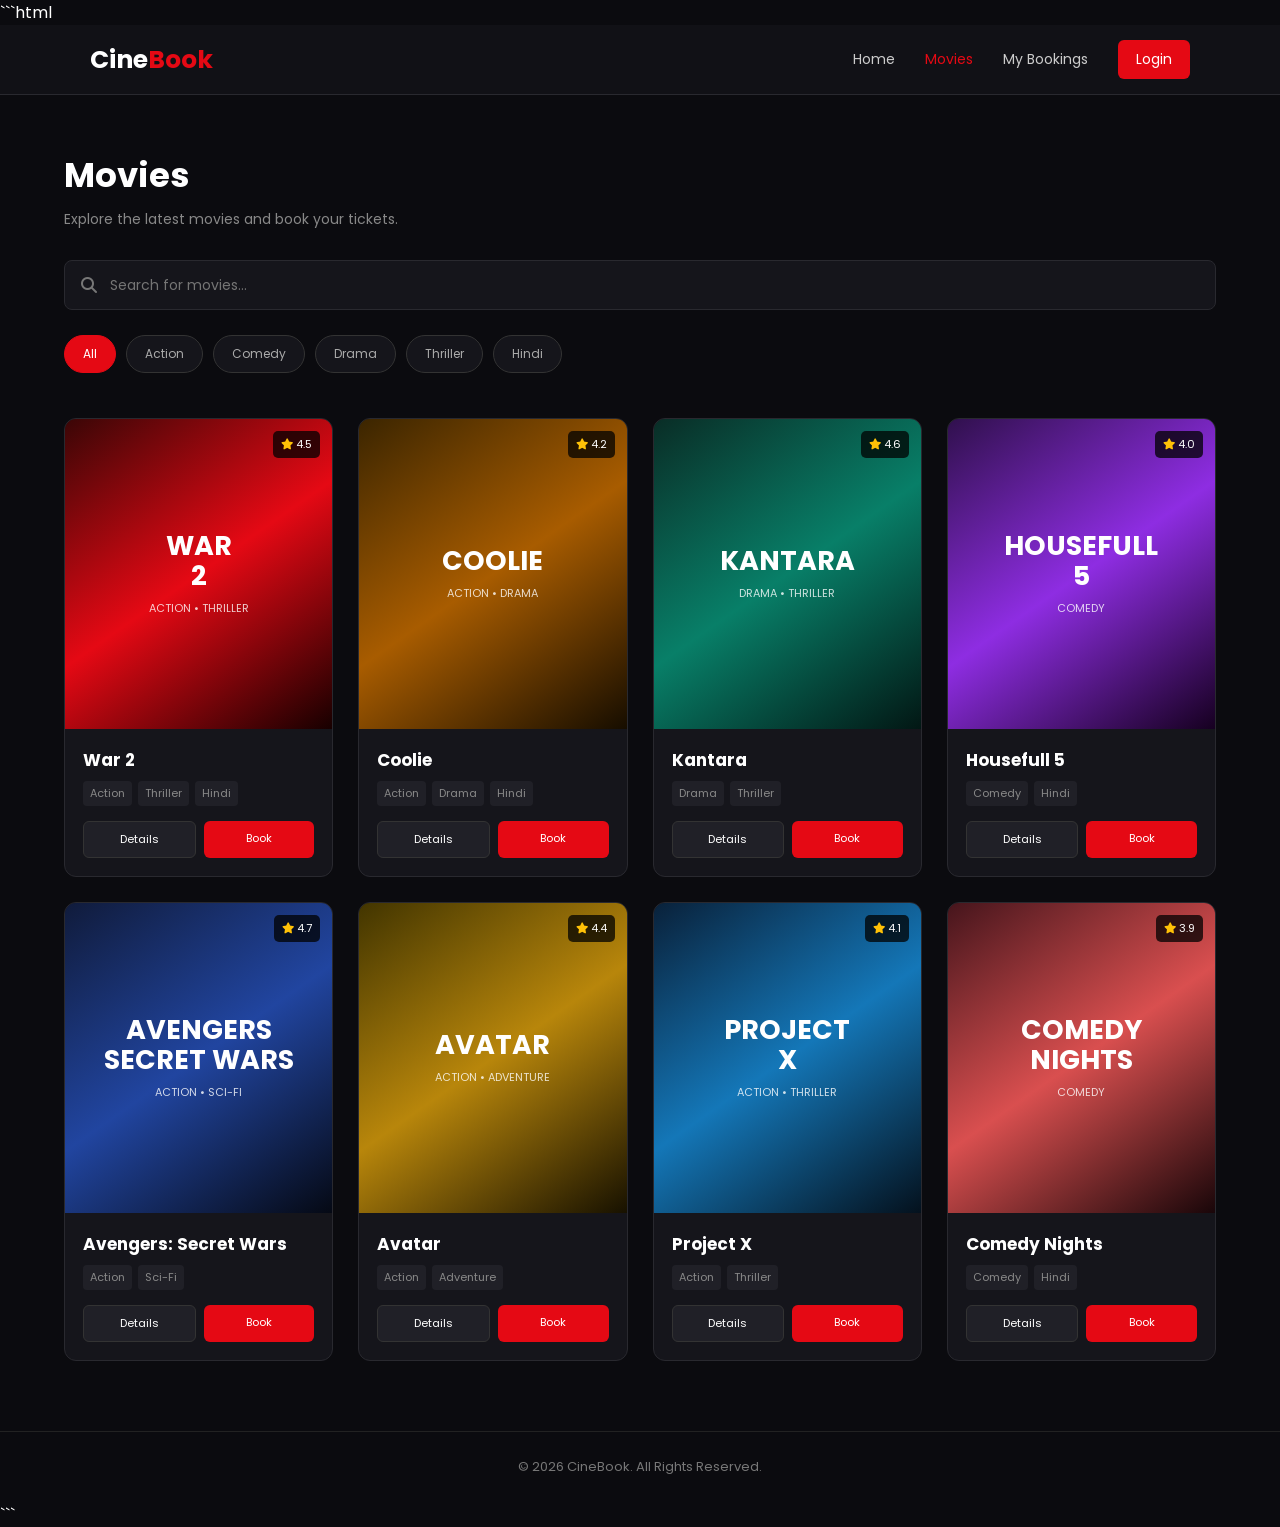
<file: movies.html>
```html
<!DOCTYPE html>
<html lang="en">
<head>
    <meta charset="UTF-8">
    <meta name="viewport" content="width=device-width, initial-scale=1.0">

    <title>Movies | CineBook</title>

    <link rel="preconnect" href="https://fonts.googleapis.com">
    <link rel="preconnect" href="https://fonts.gstatic.com" crossorigin>

    <link href="https://fonts.googleapis.com/css2?family=Poppins:wght@300;400;500;600;700&display=swap"
          rel="stylesheet">

    <link rel="stylesheet"
          href="https://cdnjs.cloudflare.com/ajax/libs/font-awesome/6.5.2/css/all.min.css">

    <style>

        * {
            margin: 0;
            padding: 0;
            box-sizing: border-box;
        }

        body {
            font-family: "Poppins", sans-serif;
            background: #0b0b0f;
            color: #fff;
        }

        /* ================= NAVBAR ================= */

        .navbar {
            height: 70px;
            background: #111116;
            border-bottom: 1px solid #29292f;

            display: flex;
            align-items: center;
            justify-content: space-between;

            padding: 0 7%;

            position: sticky;
            top: 0;
            z-index: 100;
        }

        .logo {
            color: white;
            text-decoration: none;
            font-size: 25px;
            font-weight: 700;
        }

        .logo span {
            color: #e50914;
        }

        .nav-links {
            display: flex;
            align-items: center;
            gap: 30px;
        }

        .nav-links a {
            color: #ccc;
            text-decoration: none;
            font-size: 14px;
            transition: 0.3s;
        }

        .nav-links a:hover,
        .nav-links a.active {
            color: #e50914;
        }

        .nav-btn {
            background: #e50914;
            color: white !important;
            padding: 9px 18px;
            border-radius: 6px;
        }

        /* ================= PAGE ================= */

        .container {
            width: 90%;
            max-width: 1200px;
            margin: auto;
        }

        .page-header {
            padding: 55px 0 30px;
        }

        .page-header h1 {
            font-size: 34px;
            margin-bottom: 8px;
        }

        .page-header p {
            color: #888;
            font-size: 14px;
        }

        /* ================= SEARCH ================= */

        .search-wrapper {
            margin-bottom: 25px;
            position: relative;
        }

        .search-wrapper i {
            position: absolute;
            left: 17px;
            top: 50%;
            transform: translateY(-50%);
            color: #777;
        }

        #searchInput {
            width: 100%;
            height: 50px;

            background: #15151b;
            border: 1px solid #29292f;

            border-radius: 8px;

            color: white;
            font-family: inherit;
            font-size: 14px;

            padding: 0 18px 0 45px;

            outline: none;
        }

        #searchInput:focus {
            border-color: #e50914;
        }

        /* ================= FILTER ================= */

        .filters {
            display: flex;
            gap: 10px;

            overflow-x: auto;

            padding-bottom: 10px;
            margin-bottom: 35px;
        }

        .filter-btn {
            flex-shrink: 0;

            padding: 9px 18px;

            border-radius: 20px;

            border: 1px solid #333;
            background: #15151b;

            color: #aaa;

            font-family: inherit;
            font-size: 12px;

            cursor: pointer;

            transition: 0.3s;
        }

        .filter-btn:hover,
        .filter-btn.active {
            background: #e50914;
            border-color: #e50914;
            color: white;
        }

        /* ================= MOVIE GRID ================= */

        .movie-grid {
            display: grid;

            grid-template-columns:
                repeat(4, 1fr);

            gap: 25px;

            padding-bottom: 70px;
        }

        /* ================= MOVIE CARD ================= */

        .movie-card {
            background: #15151b;

            border: 1px solid #29292f;

            border-radius: 12px;

            overflow: hidden;

            transition: 0.3s;

            position: relative;
        }

        .movie-card:hover {
            transform: translateY(-6px);
            border-color: #444;
            box-shadow:
                0 15px 35px rgba(0, 0, 0, 0.4);
        }

        /* ================= POSTER ================= */

        .poster {
            height: 310px;

            display: flex;
            align-items: center;
            justify-content: center;

            text-align: center;

            padding: 20px;

            position: relative;

            overflow: hidden;
        }

        .poster h2 {
            font-size: 27px;
            line-height: 1.1;
            text-transform: uppercase;
        }

        .poster small {
            display: block;
            margin-top: 10px;
            opacity: 0.8;
            font-size: 11px;
        }

        .poster-1 {
            background:
                linear-gradient(
                    145deg,
                    #3a0606,
                    #e50914,
                    #170000
                );
        }

        .poster-2 {
            background:
                linear-gradient(
                    145deg,
                    #3b2500,
                    #a85c00,
                    #160d00
                );
        }

        .poster-3 {
            background:
                linear-gradient(
                    145deg,
                    #092d26,
                    #087f68,
                    #021714
                );
        }

        .poster-4 {
            background:
                linear-gradient(
                    145deg,
                    #30104d,
                    #8e2de2,
                    #160020
                );
        }

        .poster-5 {
            background:
                linear-gradient(
                    145deg,
                    #101b3b,
                    #2145a0,
                    #050914
                );
        }

        .poster-6 {
            background:
                linear-gradient(
                    145deg,
                    #423500,
                    #b8860b,
                    #171100
                );
        }

        .poster-7 {
            background:
                linear-gradient(
                    145deg,
                    #09213a,
                    #1477b8,
                    #04111d
                );
        }

        .poster-8 {
            background:
                linear-gradient(
                    145deg,
                    #46151c,
                    #d94f4f,
                    #190609
                );
        }

        /* ================= RATING ================= */

        .rating {
            position: absolute;

            top: 12px;
            right: 12px;

            background: rgba(0, 0, 0, 0.75);

            padding: 5px 8px;

            border-radius: 5px;

            font-size: 11px;
        }

        .rating i {
            color: #ffc107;
        }

        /* ================= MOVIE INFO ================= */

        .movie-info {
            padding: 18px;
        }

        .movie-info h3 {
            font-size: 17px;
            margin-bottom: 8px;
        }

        .movie-meta {
            display: flex;
            flex-wrap: wrap;
            gap: 6px;

            color: #888;
            font-size: 11px;

            margin-bottom: 15px;
        }

        .movie-meta span {
            background: #202027;
            padding: 4px 7px;
            border-radius: 4px;
        }

        .movie-actions {
            display: flex;
            gap: 8px;
        }

        .details-btn,
        .book-btn {
            flex: 1;

            text-align: center;

            text-decoration: none;

            padding: 9px 5px;

            border-radius: 6px;

            font-size: 11px;

            transition: 0.3s;
        }

        .details-btn {
            background: #202027;
            color: white;
            border: 1px solid #333;
        }

        .details-btn:hover {
            background: #2c2c35;
        }

        .book-btn {
            background: #e50914;
            color: white;
        }

        .book-btn:hover {
            background: #ff1b25;
        }

        /* ================= NO RESULTS ================= */

        .no-results {
            display: none;

            text-align: center;

            padding: 70px 20px;

            color: #777;

            grid-column: 1 / -1;
        }

        .no-results i {
            font-size: 45px;
            margin-bottom: 15px;
        }

        .no-results h2 {
            color: #aaa;
            margin-bottom: 5px;
        }

        /* ================= FOOTER ================= */

        footer {
            border-top: 1px solid #222;

            text-align: center;

            padding: 25px;

            color: #777;

            font-size: 13px;
        }

        /* ================= RESPONSIVE ================= */

        @media (max-width: 1000px) {

            .movie-grid {
                grid-template-columns:
                    repeat(3, 1fr);
            }

        }

        @media (max-width: 750px) {

            .nav-links {
                display: none;
            }

            .movie-grid {
                grid-template-columns:
                    repeat(2, 1fr);
            }

        }

        @media (max-width: 500px) {

            .container {
                width: 92%;
            }

            .page-header {
                padding-top: 35px;
            }

            .page-header h1 {
                font-size: 27px;
            }

            .movie-grid {
                grid-template-columns: 1fr;
            }

            .poster {
                height: 360px;
            }

        }

    </style>
</head>


<body>


<!-- ================= NAVBAR ================= -->

<nav class="navbar">

    <a href="index.html" class="logo">
        Cine<span>Book</span>
    </a>


    <div class="nav-links">

        <a href="index.html">
            Home
        </a>

        <a href="movies.html" class="active">
            Movies
        </a>

        <a href="bookings.html">
            My Bookings
        </a>

        <a href="login.html" class="nav-btn">
            Login
        </a>

    </div>

</nav>


<!-- ================= MAIN ================= -->

<main class="container">


    <!-- PAGE HEADER -->

    <section class="page-header">

        <h1>Movies</h1>

        <p>
            Explore the latest movies and book your tickets.
        </p>

    </section>


    <!-- SEARCH -->

    <div class="search-wrapper">

        <i class="fa-solid fa-magnifying-glass"></i>

        <input
            type="text"
            id="searchInput"
            placeholder="Search for movies..."
        >

    </div>


    <!-- FILTERS -->

    <div class="filters">

        <button
            class="filter-btn active"
            data-category="all">
            All
        </button>

        <button
            class="filter-btn"
            data-category="action">
            Action
        </button>

        <button
            class="filter-btn"
            data-category="comedy">
            Comedy
        </button>

        <button
            class="filter-btn"
            data-category="drama">
            Drama
        </button>

        <button
            class="filter-btn"
            data-category="thriller">
            Thriller
        </button>

        <button
            class="filter-btn"
            data-category="hindi">
            Hindi
        </button>

    </div>


    <!-- MOVIES -->

    <section class="movie-grid" id="movieGrid">


        <!-- ================= WAR 2 ================= -->

        <div
            class="movie-card"
            data-title="war 2"
            data-category="action hindi">

            <div class="poster poster-1">

                <div>

                    <h2>WAR<br>2</h2>

                    <small>
                        ACTION • THRILLER
                    </small>

                </div>

                <div class="rating">
                    <i class="fa-solid fa-star"></i>
                    4.5
                </div>

            </div>


            <div class="movie-info">

                <h3>War 2</h3>

                <div class="movie-meta">

                    <span>Action</span>
                    <span>Thriller</span>
                    <span>Hindi</span>

                </div>


                <div class="movie-actions">

                    <a
                        href="movie-details.html"
                        class="details-btn">
                        Details
                    </a>

                    <a
                        href="theatres.html"
                        class="book-btn"
                        onclick="selectMovie('War 2')">
                        Book
                    </a>

                </div>

            </div>

        </div>


        <!-- ================= COOLIE ================= -->

        <div
            class="movie-card"
            data-title="coolie"
            data-category="action hindi">

            <div class="poster poster-2">

                <div>

                    <h2>COOLIE</h2>

                    <small>
                        ACTION • DRAMA
                    </small>

                </div>

                <div class="rating">

                    <i class="fa-solid fa-star"></i>
                    4.2

                </div>

            </div>


            <div class="movie-info">

                <h3>Coolie</h3>

                <div class="movie-meta">

                    <span>Action</span>
                    <span>Drama</span>
                    <span>Hindi</span>

                </div>


                <div class="movie-actions">

                    <a
                        href="movie-details.html"
                        class="details-btn">
                        Details
                    </a>

                    <a
                        href="theatres.html"
                        class="book-btn"
                        onclick="selectMovie('Coolie')">
                        Book
                    </a>

                </div>

            </div>

        </div>


        <!-- ================= KANTARA ================= -->

        <div
            class="movie-card"
            data-title="kantara"
            data-category="drama thriller">

            <div class="poster poster-3">

                <div>

                    <h2>KANTARA</h2>

                    <small>
                        DRAMA • THRILLER
                    </small>

                </div>

                <div class="rating">

                    <i class="fa-solid fa-star"></i>
                    4.6

                </div>

            </div>


            <div class="movie-info">

                <h3>Kantara</h3>

                <div class="movie-meta">

                    <span>Drama</span>
                    <span>Thriller</span>

                </div>


                <div class="movie-actions">

                    <a
                        href="movie-details.html"
                        class="details-btn">
                        Details
                    </a>

                    <a
                        href="theatres.html"
                        class="book-btn"
                        onclick="selectMovie('Kantara')">
                        Book
                    </a>

                </div>

            </div>

        </div>


        <!-- ================= HOUSEFULL ================= -->

        <div
            class="movie-card"
            data-title="housefull 5"
            data-category="comedy hindi">

            <div class="poster poster-4">

                <div>

                    <h2>HOUSEFULL<br>5</h2>

                    <small>
                        COMEDY
                    </small>

                </div>

                <div class="rating">

                    <i class="fa-solid fa-star"></i>
                    4.0

                </div>

            </div>


            <div class="movie-info">

                <h3>Housefull 5</h3>

                <div class="movie-meta">

                    <span>Comedy</span>
                    <span>Hindi</span>

                </div>


                <div class="movie-actions">

                    <a
                        href="movie-details.html"
                        class="details-btn">
                        Details
                    </a>

                    <a
                        href="theatres.html"
                        class="book-btn"
                        onclick="selectMovie('Housefull 5')">
                        Book
                    </a>

                </div>

            </div>

        </div>


        <!-- ================= AVENGERS ================= -->

        <div
            class="movie-card"
            data-title="avengers secret wars"
            data-category="action">

            <div class="poster poster-5">

                <div>

                    <h2>AVENGERS<br>SECRET WARS</h2>

                    <small>
                        ACTION • SCI-FI
                    </small>

                </div>

                <div class="rating">

                    <i class="fa-solid fa-star"></i>
                    4.7

                </div>

            </div>


            <div class="movie-info">

                <h3>Avengers: Secret Wars</h3>

                <div class="movie-meta">

                    <span>Action</span>
                    <span>Sci-Fi</span>

                </div>


                <div class="movie-actions">

                    <a
                        href="movie-details.html"
                        class="details-btn">
                        Details
                    </a>

                    <a
                        href="theatres.html"
                        class="book-btn"
                        onclick="selectMovie('Avengers: Secret Wars')">
                        Book
                    </a>

                </div>

            </div>

        </div>


        <!-- ================= AVATAR ================= -->

        <div
            class="movie-card"
            data-title="avatar"
            data-category="action drama">

            <div class="poster poster-6">

                <div>

                    <h2>AVATAR</h2>

                    <small>
                        ACTION • ADVENTURE
                    </small>

                </div>

                <div class="rating">

                    <i class="fa-solid fa-star"></i>
                    4.4

                </div>

            </div>


            <div class="movie-info">

                <h3>Avatar</h3>

                <div class="movie-meta">

                    <span>Action</span>
                    <span>Adventure</span>

                </div>


                <div class="movie-actions">

                    <a
                        href="movie-details.html"
                        class="details-btn">
                        Details
                    </a>

                    <a
                        href="theatres.html"
                        class="book-btn"
                        onclick="selectMovie('Avatar')">
                        Book
                    </a>

                </div>

            </div>

        </div>


        <!-- ================= PROJECT X ================= -->

        <div
            class="movie-card"
            data-title="project x"
            data-category="action thriller">

            <div class="poster poster-7">

                <div>

                    <h2>PROJECT<br>X</h2>

                    <small>
                        ACTION • THRILLER
                    </small>

                </div>

                <div class="rating">

                    <i class="fa-solid fa-star"></i>
                    4.1

                </div>

            </div>


            <div class="movie-info">

                <h3>Project X</h3>

                <div class="movie-meta">

                    <span>Action</span>
                    <span>Thriller</span>

                </div>


                <div class="movie-actions">

                    <a
                        href="movie-details.html"
                        class="details-btn">
                        Details
                    </a>

                    <a
                        href="theatres.html"
                        class="book-btn"
                        onclick="selectMovie('Project X')">
                        Book
                    </a>

                </div>

            </div>

        </div>


        <!-- ================= COMEDY NIGHTS ================= -->

        <div
            class="movie-card"
            data-title="comedy nights"
            data-category="comedy hindi">

            <div class="poster poster-8">

                <div>

                    <h2>COMEDY<br>NIGHTS</h2>

                    <small>
                        COMEDY
                    </small>

                </div>

                <div class="rating">

                    <i class="fa-solid fa-star"></i>
                    3.9

                </div>

            </div>


            <div class="movie-info">

                <h3>Comedy Nights</h3>

                <div class="movie-meta">

                    <span>Comedy</span>
                    <span>Hindi</span>

                </div>


                <div class="movie-actions">

                    <a
                        href="movie-details.html"
                        class="details-btn">
                        Details
                    </a>

                    <a
                        href="theatres.html"
                        class="book-btn"
                        onclick="selectMovie('Comedy Nights')">
                        Book
                    </a>

                </div>

            </div>

        </div>


        <!-- NO RESULTS -->

        <div class="no-results" id="noResults">

            <i class="fa-solid fa-film"></i>

            <h2>No Movies Found</h2>

            <p>
                Try searching with another movie name.
            </p>

        </div>

    </section>

</main>


<!-- ================= FOOTER ================= -->

<footer>

    © 2026 CineBook. All Rights Reserved.

</footer>


<script>

    /* =========================================
       MOVIE SEARCH
    ========================================= */

    const searchInput =
        document.getElementById("searchInput");

    const movieCards =
        document.querySelectorAll(".movie-card");

    const noResults =
        document.getElementById("noResults");

    const filterButtons =
        document.querySelectorAll(".filter-btn");


    let selectedCategory = "all";


    function filterMovies() {

        const searchText =
            searchInput.value
                .toLowerCase()
                .trim();

        let visibleMovies = 0;


        movieCards.forEach(card => {

            const title =
                card.dataset.title
                    .toLowerCase();

            const category =
                card.dataset.category
                    .toLowerCase();


            const matchesSearch =
                title.includes(searchText);


            const matchesCategory =
                selectedCategory === "all" ||
                category.includes(selectedCategory);


            if (
                matchesSearch &&
                matchesCategory
            ) {

                card.style.display = "block";

                visibleMovies++;

            } else {

                card.style.display = "none";

            }

        });


        if (visibleMovies === 0) {

            noResults.style.display = "block";

        } else {

            noResults.style.display = "none";

        }

    }


    searchInput.addEventListener(
        "input",
        filterMovies
    );


    /* =========================================
       CATEGORY FILTER
    ========================================= */

    filterButtons.forEach(button => {

        button.addEventListener(
            "click",
            function() {

                filterButtons.forEach(btn => {

                    btn.classList.remove("active");

                });


                this.classList.add("active");


                selectedCategory =
                    this.dataset.category;


                filterMovies();

            }
        );

    });


    /* =========================================
       SAVE SELECTED MOVIE
    ========================================= */

    function selectMovie(movieName) {

        localStorage.setItem(
            "selectedMovie",
            movieName
        );

    }

</script>

</body>
</html>
```
</file>
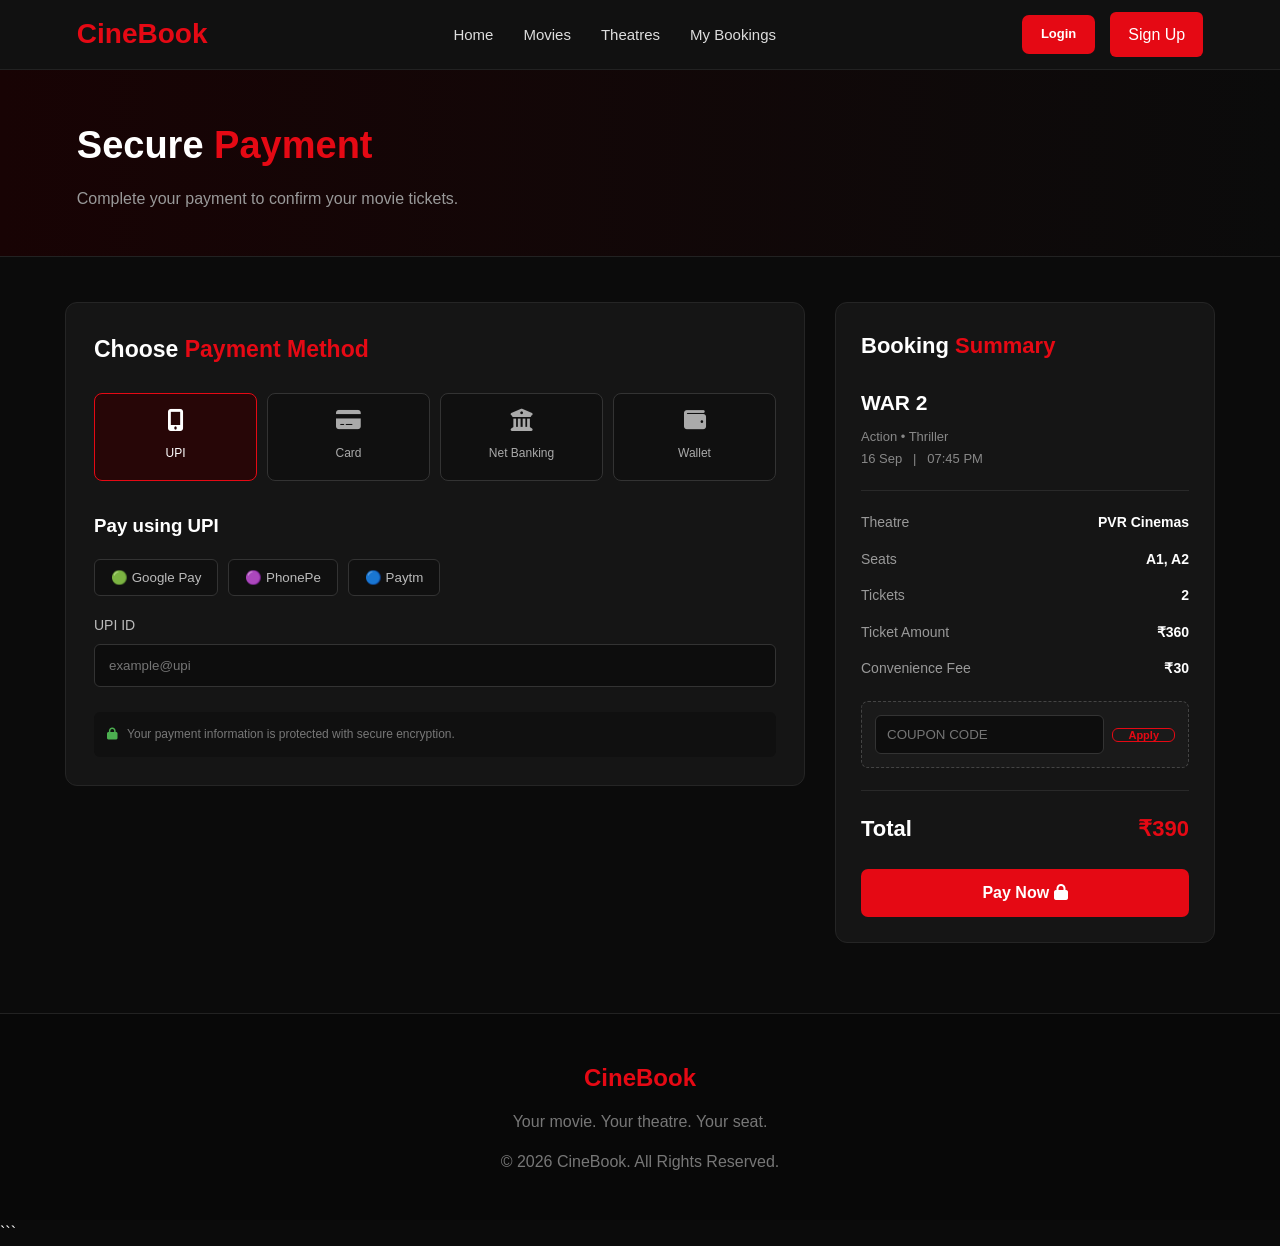
<file: payment.html>
<!DOCTYPE html>
<html lang="en">

<head>
    <meta charset="UTF-8">
    <meta name="viewport" content="width=device-width, initial-scale=1.0">

    <title>Payment | CineBook</title>

    <link rel="stylesheet" href="css/style.css">

    <link rel="stylesheet" href="https://cdnjs.cloudflare.com/ajax/libs/font-awesome/6.5.2/css/all.min.css">

    <style>
        * {
            box-sizing: border-box;
            margin: 0;
            padding: 0;
        }

        body {
            background: #0b0b0b;
            color: #fff;
            font-family: Arial, sans-serif;
        }

        /* ================= NAVBAR ================= */

        .navbar {
            height: 70px;
            background: #111;
            display: flex;
            align-items: center;
            justify-content: space-between;
            padding: 0 6%;
            border-bottom: 1px solid #222;
        }

        .logo {
            color: #e50914;
            font-size: 28px;
            font-weight: bold;
            text-decoration: none;
        }

        .nav-links {
            display: flex;
            gap: 30px;
            list-style: none;
        }

        .nav-links a {
            color: #ddd;
            text-decoration: none;
            font-size: 15px;
        }

        .nav-links a:hover {
            color: #e50914;
        }

        .nav-buttons {
            display: flex;
            align-items: center;
            gap: 15px;
        }

        .login-btn {
            color: #fff;
            text-decoration: none;
        }

        .signup-btn {
            background: #e50914;
            color: #fff;
            padding: 10px 18px;
            border-radius: 6px;
            text-decoration: none;
        }

        /* ================= HEADER ================= */

        .page-header {
            background: linear-gradient(90deg, #180304, #0b0b0b);
            padding: 45px 6%;
            border-bottom: 1px solid #222;
        }

        .page-header h1 {
            font-size: 38px;
            margin-bottom: 10px;
        }

        .page-header h1 span {
            color: #e50914;
        }

        .page-header p {
            color: #999;
        }

        /* ================= CONTAINER ================= */

        .container {
            width: 92%;
            max-width: 1150px;
            margin: auto;
            padding: 45px 0 70px;
        }

        .payment-grid {
            display: grid;
            grid-template-columns: 1fr 380px;
            gap: 30px;
            align-items: start;
        }

        /* ================= PAYMENT BOX ================= */

        .payment-box,
        .summary-box {
            background: #151515;
            border: 1px solid #252525;
            border-radius: 12px;
        }

        .payment-box {
            padding: 28px;
        }

        .box-title {
            font-size: 23px;
            margin-bottom: 25px;
        }

        .box-title span {
            color: #e50914;
        }

        /* ================= PAYMENT METHODS ================= */

        .payment-methods {
            display: grid;
            grid-template-columns: repeat(4, 1fr);
            gap: 10px;
            margin-bottom: 30px;
        }

        .method {
            background: #101010;
            border: 1px solid #333;
            border-radius: 8px;
            padding: 15px 8px;
            text-align: center;
            color: #aaa;
            cursor: pointer;
            transition: 0.2s;
        }

        .method i {
            display: block;
            font-size: 22px;
            margin-bottom: 8px;
        }

        .method span {
            font-size: 12px;
        }

        .method:hover {
            border-color: #e50914;
            color: #fff;
        }

        .method.active {
            background: #270607;
            border-color: #e50914;
            color: #fff;
        }

        /* ================= FORMS ================= */

        .payment-form {
            display: none;
        }

        .payment-form.active {
            display: block;
        }

        .form-group {
            margin-bottom: 18px;
        }

        .form-group label {
            display: block;
            color: #bbb;
            font-size: 14px;
            margin-bottom: 8px;
        }

        .form-group input {
            width: 100%;
            padding: 13px 14px;
            background: #0d0d0d;
            color: #fff;
            border: 1px solid #333;
            border-radius: 6px;
            outline: none;
        }

        .form-group input:focus {
            border-color: #e50914;
        }

        .form-row {
            display: grid;
            grid-template-columns: 1fr 1fr;
            gap: 15px;
        }

        /* ================= UPI ================= */

        .upi-options {
            display: flex;
            gap: 10px;
            flex-wrap: wrap;
            margin-bottom: 18px;
        }

        .upi-option {
            padding: 10px 16px;
            background: #101010;
            border: 1px solid #333;
            border-radius: 6px;
            color: #bbb;
            cursor: pointer;
        }

        .upi-option:hover {
            border-color: #e50914;
        }

        /* ================= NET BANKING ================= */

        .bank-select {
            width: 100%;
            padding: 13px;
            background: #0d0d0d;
            color: #fff;
            border: 1px solid #333;
            border-radius: 6px;
            outline: none;
        }

        /* ================= WALLET ================= */

        .wallet-list {
            display: grid;
            gap: 10px;
        }

        .wallet {
            background: #0e0e0e;
            border: 1px solid #333;
            border-radius: 7px;
            padding: 14px;
            cursor: pointer;
        }

        .wallet:hover {
            border-color: #e50914;
        }

        .wallet i {
            color: #e50914;
            margin-right: 8px;
        }

        /* ================= SECURITY ================= */

        .security-note {
            margin-top: 25px;
            padding: 13px;
            background: #101010;
            border-radius: 6px;
            color: #777;
            font-size: 12px;
        }

        .security-note i {
            color: #4caf50;
            margin-right: 6px;
        }

        /* ================= SUMMARY ================= */

        .summary-box {
            padding: 25px;
            position: sticky;
            top: 20px;
        }

        .summary-title {
            font-size: 22px;
            margin-bottom: 22px;
        }

        .movie-summary {
            padding-bottom: 20px;
            border-bottom: 1px solid #292929;
            margin-bottom: 20px;
        }

        .movie-summary h2 {
            font-size: 21px;
            margin-bottom: 7px;
        }

        .movie-summary p {
            color: #888;
            font-size: 13px;
            line-height: 1.7;
        }

        .summary-row {
            display: flex;
            justify-content: space-between;
            gap: 20px;
            margin-bottom: 14px;
            color: #999;
            font-size: 14px;
        }

        .summary-row strong {
            color: #fff;
            text-align: right;
        }

        /* ================= COUPON ================= */

        .coupon {
            display: flex;
            gap: 8px;
            margin: 22px 0;
        }

        .coupon input {
            flex: 1;
            background: #0d0d0d;
            border: 1px solid #333;
            color: #fff;
            padding: 11px;
            border-radius: 6px;
            outline: none;
            text-transform: uppercase;
        }

        .coupon button {
            background: transparent;
            color: #e50914;
            border: 1px solid #e50914;
            border-radius: 6px;
            padding: 0 15px;
            cursor: pointer;
            font-weight: bold;
        }

        .coupon button:hover {
            background: #e50914;
            color: #fff;
        }

        .discount-row {
            display: none;
            color: #4caf50;
        }

        .divider {
            height: 1px;
            background: #292929;
            margin: 20px 0;
        }

        .total-row {
            display: flex;
            justify-content: space-between;
            font-size: 22px;
            font-weight: bold;
        }

        .total-price {
            color: #e50914;
        }

        /* ================= PAY BUTTON ================= */

        .pay-btn {
            width: 100%;
            border: none;
            background: #e50914;
            color: #fff;
            padding: 15px;
            border-radius: 7px;
            font-size: 16px;
            font-weight: bold;
            cursor: pointer;
            margin-top: 22px;
            transition: 0.3s;
        }

        .pay-btn:hover {
            background: #b20710;
        }

        /* ================= FOOTER ================= */

        footer {
            background: #080808;
            border-top: 1px solid #222;
            padding: 45px 6%;
            text-align: center;
        }

        footer h2 {
            color: #e50914;
            margin-bottom: 12px;
        }

        footer p {
            color: #777;
        }

        /* ================= MODAL ================= */

        .success-modal {
            position: fixed;
            inset: 0;
            background: rgba(0, 0, 0, 0.88);
            display: none;
            align-items: center;
            justify-content: center;
            z-index: 5000;
            padding: 20px;
        }

        .success-modal.show {
            display: flex;
        }

        .success-card {
            width: 430px;
            max-width: 100%;
            background: #151515;
            border: 1px solid #333;
            border-radius: 14px;
            padding: 35px;
            text-align: center;
        }

        .success-icon {
            width: 70px;
            height: 70px;
            background: #123d20;
            color: #4caf50;
            border-radius: 50%;
            display: flex;
            align-items: center;
            justify-content: center;
            margin: 0 auto 20px;
            font-size: 32px;
        }

        .success-card h2 {
            margin-bottom: 10px;
        }

        .success-card p {
            color: #999;
            line-height: 1.6;
        }

        .processing {
            margin-top: 20px;
            color: #e50914;
            display: none;
        }

        /* ================= TOAST ================= */

        .toast {
            position: fixed;
            bottom: 30px;
            right: 30px;
            background: #1b1b1b;
            border: 1px solid #444;
            padding: 14px 20px;
            border-radius: 8px;
            display: none;
            z-index: 6000;
        }

        .toast.show {
            display: block;
        }

        /* ================= RESPONSIVE ================= */

        @media (max-width: 900px) {

            .nav-links {
                display: none;
            }

            .signup-btn {
                display: none;
            }

            .payment-grid {
                grid-template-columns: 1fr;
            }

            .summary-box {
                position: static;
            }

        }

        @media (max-width: 550px) {

            .payment-methods {
                grid-template-columns: repeat(2, 1fr);
            }

            .form-row {
                grid-template-columns: 1fr;
            }

            .payment-box,
            .summary-box {
                padding: 20px;
            }

        }
    </style>
</head>


<body>


    <!-- ================= NAVBAR ================= -->

    <nav class="navbar">

        <a href="index.html" class="logo">
            CineBook
        </a>

        <ul class="nav-links">

            <li>
                <a href="index.html">Home</a>
            </li>

            <li>
                <a href="movies.html">Movies</a>
            </li>

            <li>
                <a href="theatres.html">Theatres</a>
            </li>

            <li>
                <a href="bookings.html">My Bookings</a>
            </li>

        </ul>

        <div class="nav-buttons">

            <a href="login.html" class="login-btn">
                Login
            </a>

            <a href="register.html" class="signup-btn">
                Sign Up
            </a>

        </div>

    </nav>


    <!-- ================= HEADER ================= -->

    <header class="page-header">

        <h1>
            Secure <span>Payment</span>
        </h1>

        <p>
            Complete your payment to confirm your movie tickets.
        </p>

    </header>


    <!-- ================= MAIN ================= -->

    <main class="container">

        <div class="payment-grid">


            <!-- ================= PAYMENT METHODS ================= -->

            <section class="payment-box">

                <h2 class="box-title">
                    Choose <span>Payment Method</span>
                </h2>


                <div class="payment-methods">

                    <div class="method active" onclick="selectMethod(this, 'upi')">

                        <i class="fa-solid fa-mobile-screen-button"></i>

                        <span>UPI</span>

                    </div>


                    <div class="method" onclick="selectMethod(this, 'card')">

                        <i class="fa-solid fa-credit-card"></i>

                        <span>Card</span>

                    </div>


                    <div class="method" onclick="selectMethod(this, 'bank')">

                        <i class="fa-solid fa-building-columns"></i>

                        <span>Net Banking</span>

                    </div>


                    <div class="method" onclick="selectMethod(this, 'wallet')">

                        <i class="fa-solid fa-wallet"></i>

                        <span>Wallet</span>

                    </div>

                </div>


                <!-- ================= UPI ================= -->

                <div class="payment-form active" id="upiForm">

                    <h3 style="margin-bottom:18px;">
                        Pay using UPI
                    </h3>
                    <div class="upi-options">

                        <button type="button" class="upi-option" onclick="selectUPI(this, 'Google Pay')">
                            <span>🟢</span>
                            Google Pay
                        </button>

                        <button type="button" class="upi-option" onclick="selectUPI(this, 'PhonePe')">
                            <span>🟣</span>
                            PhonePe
                        </button>

                        <button type="button" class="upi-option" onclick="selectUPI(this, 'Paytm')">
                            <span>🔵</span>
                            Paytm
                        </button>

                    </div>

                    <div class="form-group">

                        <label>
                            UPI ID
                        </label>

                        <input type="text" id="upiId" placeholder="example@upi">

                    </div>

                </div>


                <!-- ================= CARD ================= -->

                <div class="payment-form" id="cardForm">

                    <h3 style="margin-bottom:18px;">
                        Card Details
                    </h3>

                    <div class="form-group">

                        <label>
                            Card Number
                        </label>

                        <input type="text" id="cardNumber" placeholder="1234 5678 9012 3456" maxlength="19">

                    </div>


                    <div class="form-group">

                        <label>
                            Name on Card
                        </label>

                        <input type="text" id="cardName" placeholder="Enter card holder name">

                    </div>


                    <div class="form-row">

                        <div class="form-group">

                            <label>
                                Expiry Date
                            </label>

                            <input type="text" placeholder="MM/YY" maxlength="5">

                        </div>


                        <div class="form-group">

                            <label>
                                CVV
                            </label>

                            <input type="password" placeholder="***" maxlength="3">

                        </div>

                    </div>

                </div>


                <!-- ================= NET BANKING ================= -->

                <div class="payment-form" id="bankForm">

                    <h3 style="margin-bottom:18px;">
                        Select Your Bank
                    </h3>

                    <div class="form-group">

                        <label>
                            Bank
                        </label>

                        <select class="bank-select">

                            <option value="">
                                Select Bank
                            </option>

                            <option>
                                State Bank of India
                            </option>

                            <option>
                                HDFC Bank
                            </option>

                            <option>
                                ICICI Bank
                            </option>

                            <option>
                                Axis Bank
                            </option>

                            <option>
                                Punjab National Bank
                            </option>

                        </select>

                    </div>

                </div>


                <!-- ================= WALLET ================= -->

                <div class="payment-form" id="walletForm">

                    <h3 style="margin-bottom:18px;">
                        Select Wallet
                    </h3>

                    <div class="wallet-list">

                        <div class="wallet">
                            <i class="fa-solid fa-wallet"></i>
                            Paytm Wallet
                        </div>

                        <div class="wallet">
                            <i class="fa-solid fa-wallet"></i>
                            Mobikwik
                        </div>

                        <div class="wallet">
                            <i class="fa-solid fa-wallet"></i>
                            Amazon Pay
                        </div>

                    </div>

                </div>


                <div class="security-note">

                    <i class="fa-solid fa-lock"></i>

                    Your payment information is protected with secure
                    encryption.

                </div>

            </section>


            <!-- ================= SUMMARY ================= -->

            <aside class="summary-box">

                <h2 class="summary-title">
                    Booking <span style="color:#e50914;">Summary</span>
                </h2>


                <div class="movie-summary">

                    <h2 id="movieName">
                        WAR 2
                    </h2>

                    <p>
                        <span id="movieGenre">
                            Action • Thriller
                        </span>
                        <br>
                        <span id="movieDate">
                            16 Sep
                        </span>
                        &nbsp; | &nbsp;
                        <span id="movieTime">
                            07:45 PM
                        </span>
                    </p>

                </div>


                <div class="summary-row">

                    <span>
                        Theatre
                    </span>

                    <strong id="theatreName">
                        PVR Cinemas
                    </strong>

                </div>


                <div class="summary-row">

                    <span>
                        Seats
                    </span>

                    <strong id="seatNames">
                        A1, A2
                    </strong>

                </div>


                <div class="summary-row">

                    <span>
                        Tickets
                    </span>

                    <strong id="ticketCount">
                        2
                    </strong>

                </div>


                <div class="summary-row">

                    <span>
                        Ticket Amount
                    </span>

                    <strong id="ticketAmount">
                        ₹360
                    </strong>

                </div>


                <div class="summary-row">

                    <span>
                        Convenience Fee
                    </span>

                    <strong id="convenienceFee">
                        ₹30
                    </strong>

                </div>


                <!-- COUPON -->

                <div class="coupon">

                    <input type="text" id="couponInput" placeholder="Coupon Code">

                    <button onclick="applyCoupon()">
                        Apply
                    </button>

                </div>


                <div class="summary-row discount-row" id="discountRow">

                    <span>
                        Discount
                    </span>

                    <strong id="discountAmount">
                        -₹0
                    </strong>

                </div>


                <div class="divider"></div>


                <div class="total-row">

                    <span>
                        Total
                    </span>

                    <span class="total-price" id="finalAmount">
                        ₹390
                    </span>

                </div>


                <button class="pay-btn" onclick="processPayment()">

                    Pay Now
                    <i class="fa-solid fa-lock"></i>

                </button>

            </aside>

        </div>

    </main>


    <!-- ================= SUCCESS MODAL ================= -->

    <div class="success-modal" id="successModal">

        <div class="success-card">

            <div class="success-icon">

                <i class="fa-solid fa-check"></i>

            </div>

            <h2>
                Payment Successful
            </h2>

            <p>
                Your payment has been processed successfully.
                Redirecting you to your booking confirmation...
            </p>

            <div class="processing" id="processing">

                <i class="fa-solid fa-spinner fa-spin"></i>
                Processing...

            </div>

        </div>

    </div>


    <!-- ================= TOAST ================= -->

    <div class="toast" id="toast"></div>


    <!-- ================= FOOTER ================= -->

    <footer>

        <h2>CineBook</h2>

        <p>
            Your movie. Your theatre. Your seat.
        </p>

        <p style="margin-top:15px;">
            © 2026 CineBook. All Rights Reserved.
        </p>

    </footer>


    <!-- ================= JAVASCRIPT ================= -->

    <script>

        /* =========================================
           GET BOOKING DATA
        ========================================= */

        const movie =
            localStorage.getItem("selectedMovie") || "WAR 2";

        const date =
            localStorage.getItem("selectedDate") || "16 Sep";

        const theatre =
            localStorage.getItem("selectedTheatre") || "PVR Cinemas";

        const time =
            localStorage.getItem("selectedTime") || "07:45 PM";

        const seats =
            JSON.parse(
                localStorage.getItem("selectedSeats") || "[]"
            );

        const ticketPrice =
            parseInt(
                localStorage.getItem("ticketPrice")
            ) || 180;


        const ticketCount =
            seats.length || 2;


        const ticketAmount =
            parseInt(
                localStorage.getItem("totalAmount")
            ) || ticketPrice * ticketCount;


        /* =========================================
           CONVENIENCE FEE
        ========================================= */

        const convenienceFee = 30;


        let discount = 0;


        /* =========================================
           DISPLAY BOOKING DATA
        ========================================= */

        document.getElementById("movieName")
            .innerText = movie;

        document.getElementById("movieDate")
            .innerText = date;

        document.getElementById("movieTime")
            .innerText = time;

        document.getElementById("theatreName")
            .innerText = theatre;

        document.getElementById("seatNames")
            .innerText =
            seats.length > 0
                ? seats.join(", ")
                : "A1, A2";

        document.getElementById("ticketCount")
            .innerText = ticketCount;

        document.getElementById("ticketAmount")
            .innerText = "₹" + ticketAmount;


        /* =========================================
           TOTAL
        ========================================= */

        updateTotal();


        function updateTotal() {

            const total =
                ticketAmount +
                convenienceFee -
                discount;


            document.getElementById("finalAmount")
                .innerText = "₹" + total;


            localStorage.setItem(
                "finalAmount",
                total
            );

        }


        /* =========================================
           PAYMENT METHOD
        ========================================= */

        function selectMethod(element, method) {

            document
                .querySelectorAll(".method")
                .forEach(function (item) {

                    item.classList.remove("active");

                });


            element.classList.add("active");


            document
                .querySelectorAll(".payment-form")
                .forEach(function (form) {

                    form.classList.remove("active");

                });


            document
                .getElementById(method + "Form")
                .classList.add("active");

        }


        /* =========================================
           COUPON
        ========================================= */

        function applyCoupon() {

            const coupon =
                document
                    .getElementById("couponInput")
                    .value
                    .trim()
                    .toUpperCase();


            if (coupon === "CINE50") {

                discount = 50;

                document.getElementById("discountRow")
                    .style.display = "flex";

                document.getElementById("discountAmount")
                    .innerText = "-₹50";


                showToast(
                    "Coupon applied! ₹50 discount added."
                );


                updateTotal();

            }

            else if (coupon === "") {

                showToast(
                    "Please enter a coupon code."
                );

            }

            else {

                discount = 0;

                document.getElementById("discountRow")
                    .style.display = "none";


                showToast(
                    "Invalid coupon code."
                );


                updateTotal();

            }

        }


        /* =========================================
           PROCESS PAYMENT
        ========================================= */

        function processPayment() {

            const activeMethod =
                document.querySelector(".method.active");


            if (!activeMethod) {

                showToast(
                    "Please select a payment method."
                );

                return;

            }


            /*
             * Demo frontend payment.
             *
             * Real payment gateway and server-side
             * verification will be connected later
             * with PHP/MySQL.
             */


            const modal =
                document.getElementById("successModal");


            modal.classList.add("show");


            document.getElementById("processing")
                .style.display = "block";


            /*
             * Save booking information
             */

            localStorage.setItem(
                "paymentStatus",
                "Paid"
            );


            localStorage.setItem(
                "paymentMethod",
                activeMethod.innerText.trim()
            );


            localStorage.setItem(
                "bookingDate",
                new Date().toLocaleDateString()
            );


            /*
             * Generate temporary booking ID
             */

            const bookingId =
                "CB" +
                Date.now()
                    .toString()
                    .slice(-8);


            localStorage.setItem(
                "bookingId",
                bookingId
            );


            /*
             * Redirect to confirmation
             */

            setTimeout(function () {

                window.location.href =
                    "confirmation.html";

            }, 2000);

        }


        /* =========================================
           TOAST
        ========================================= */

        function showToast(message) {

            const toast =
                document.getElementById("toast");

            toast.innerText = message;

            toast.classList.add("show");


            setTimeout(function () {

                toast.classList.remove("show");

            }, 2500);

        }


        /* =========================================
           CARD NUMBER FORMATTING
        ========================================= */

        const cardInput =
            document.getElementById("cardNumber");


        cardInput.addEventListener(
            "input",
            function () {

                let value =
                    this.value.replace(/\D/g, "");

                value =
                    value.substring(0, 16);

                value =
                    value.match(/.{1,4}/g);

                this.value =
                    value
                        ? value.join(" ")
                        : "";

            }
        );

    </script>

</body>

</html>
```
</file>
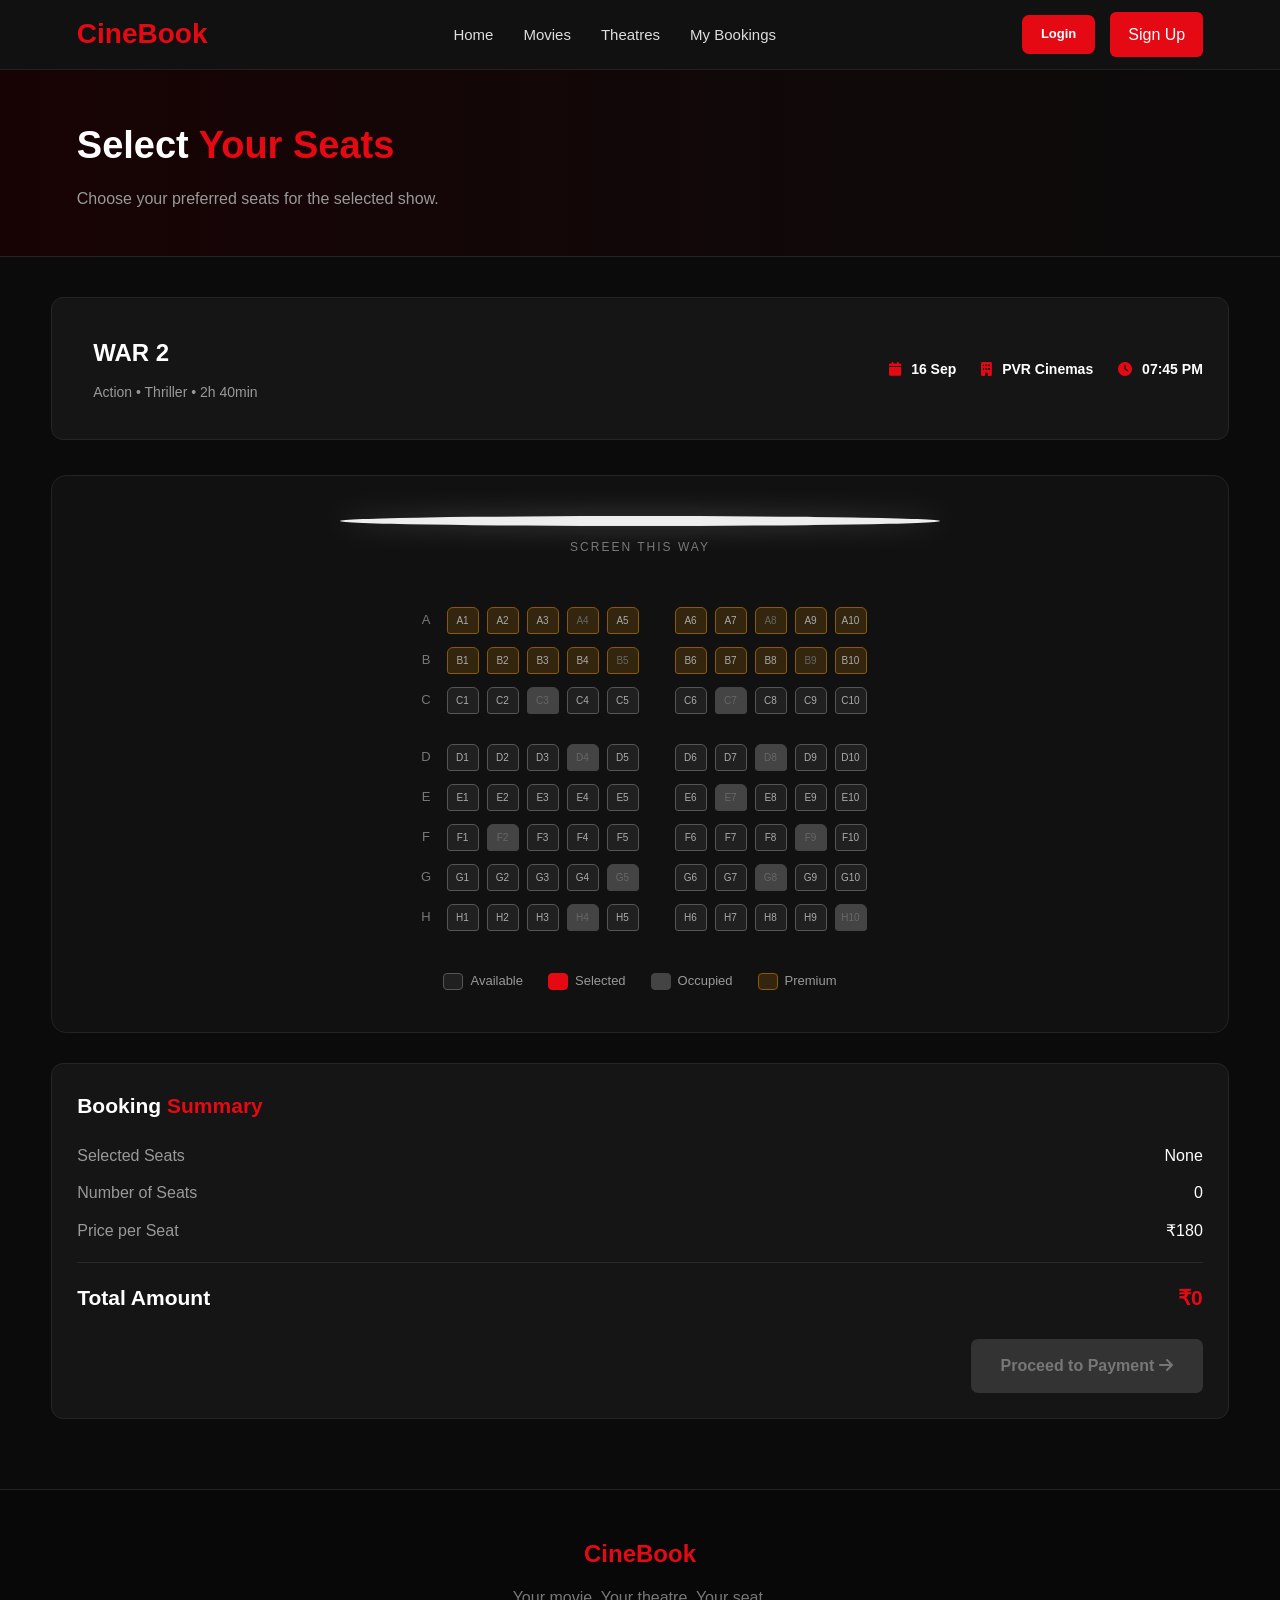
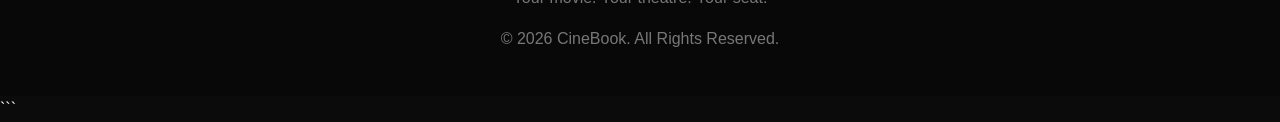
<file: seats.html>
<!DOCTYPE html>
<html lang="en">

<head>
    <meta charset="UTF-8">
    <meta name="viewport" content="width=device-width, initial-scale=1.0">

    <title>Select Seats | CineBook</title>

    <link rel="stylesheet" href="css/style.css">

    <link rel="stylesheet"
          href="https://cdnjs.cloudflare.com/ajax/libs/font-awesome/6.5.2/css/all.min.css">

    <style>

        * {
            box-sizing: border-box;
            margin: 0;
            padding: 0;
        }

        body {
            background: #0b0b0b;
            color: #fff;
            font-family: Arial, sans-serif;
        }

        /* ================= NAVBAR ================= */

        .navbar {
            height: 70px;
            background: #111;
            display: flex;
            align-items: center;
            justify-content: space-between;
            padding: 0 6%;
            border-bottom: 1px solid #222;
        }

        .logo {
            color: #e50914;
            font-size: 28px;
            font-weight: bold;
            text-decoration: none;
        }

        .nav-links {
            display: flex;
            gap: 30px;
            list-style: none;
        }

        .nav-links a {
            color: #ddd;
            text-decoration: none;
            font-size: 15px;
        }

        .nav-links a:hover {
            color: #e50914;
        }

        .nav-buttons {
            display: flex;
            align-items: center;
            gap: 15px;
        }

        .login-btn {
            color: #fff;
            text-decoration: none;
        }

        .signup-btn {
            background: #e50914;
            color: #fff;
            padding: 10px 18px;
            border-radius: 6px;
            text-decoration: none;
        }

        /* ================= HEADER ================= */

        .page-header {
            background: linear-gradient(90deg, #180304, #0b0b0b);
            padding: 45px 6%;
            border-bottom: 1px solid #222;
        }

        .page-header h1 {
            font-size: 38px;
            margin-bottom: 10px;
        }

        .page-header h1 span {
            color: #e50914;
        }

        .page-header p {
            color: #999;
        }

        /* ================= MAIN ================= */

        .container {
            width: 92%;
            max-width: 1250px;
            margin: auto;
            padding: 40px 0 70px;
        }

        /* ================= BOOKING INFO ================= */

        .booking-info {
            background: #151515;
            border: 1px solid #252525;
            border-radius: 12px;
            padding: 20px 25px;
            display: flex;
            justify-content: space-between;
            gap: 20px;
            margin-bottom: 35px;
            flex-wrap: wrap;
        }

        .movie-info h2 {
            margin-bottom: 8px;
        }

        .movie-info p {
            color: #999;
            font-size: 14px;
        }

        .show-info {
            display: flex;
            gap: 25px;
            align-items: center;
            flex-wrap: wrap;
        }

        .info-item {
            color: #aaa;
            font-size: 14px;
        }

        .info-item i {
            color: #e50914;
            margin-right: 6px;
        }

        .info-item strong {
            color: #fff;
        }

        /* ================= SEAT SECTION ================= */

        .seat-layout {
            background: #111;
            border: 1px solid #222;
            border-radius: 15px;
            padding: 40px 20px;
            overflow-x: auto;
        }

        .screen-area {
            width: 600px;
            max-width: 90%;
            margin: 0 auto 50px;
            text-align: center;
        }

        .screen {
            height: 10px;
            background: #eee;
            border-radius: 50%;
            box-shadow: 0 0 25px rgba(255,255,255,0.25);
            transform: perspective(200px) rotateX(-5deg);
        }

        .screen-text {
            color: #777;
            font-size: 12px;
            margin-top: 12px;
            letter-spacing: 2px;
        }

        /* ================= SEATS ================= */

        .seat-area {
            width: 750px;
            max-width: 100%;
            margin: auto;
        }

        .seat-row {
            display: flex;
            align-items: center;
            justify-content: center;
            gap: 8px;
            margin-bottom: 13px;
        }

        .row-label {
            width: 25px;
            color: #777;
            font-size: 13px;
            text-align: center;
        }

        .seat {
            width: 32px;
            height: 27px;
            border-radius: 6px 6px 3px 3px;
            border: 1px solid #555;
            background: #202020;
            color: #aaa;
            font-size: 10px;
            cursor: pointer;
            transition: 0.2s;
        }

        .seat:hover:not(.occupied) {
            border-color: #e50914;
            transform: translateY(-2px);
        }

        .seat.selected {
            background: #e50914;
            border-color: #e50914;
            color: #fff;
            box-shadow: 0 0 10px rgba(229,9,20,0.35);
        }

        .seat.occupied {
            background: #444;
            border-color: #444;
            color: #666;
            cursor: not-allowed;
        }

        .seat.premium {
            border-color: #8c5a00;
            background: #33250e;
        }

        .seat.premium.selected {
            background: #e50914;
            border-color: #e50914;
        }

        .seat-row.gap-row {
            margin-bottom: 30px;
        }

        /* ================= LEGEND ================= */

        .legend {
            display: flex;
            justify-content: center;
            gap: 25px;
            margin-top: 40px;
            flex-wrap: wrap;
        }

        .legend-item {
            display: flex;
            align-items: center;
            gap: 7px;
            color: #999;
            font-size: 13px;
        }

        .legend-seat {
            width: 20px;
            height: 17px;
            border-radius: 4px;
            background: #202020;
            border: 1px solid #555;
        }

        .legend-seat.selected {
            background: #e50914;
            border-color: #e50914;
        }

        .legend-seat.occupied {
            background: #444;
            border-color: #444;
        }

        .legend-seat.premium {
            background: #33250e;
            border-color: #8c5a00;
        }

        /* ================= SUMMARY ================= */

        .booking-summary {
            margin-top: 30px;
            background: #151515;
            border: 1px solid #252525;
            border-radius: 12px;
            padding: 25px;
        }

        .summary-title {
            font-size: 21px;
            margin-bottom: 20px;
        }

        .summary-title span {
            color: #e50914;
        }

        .summary-content {
            display: grid;
            grid-template-columns: 1fr auto;
            gap: 12px;
            color: #999;
        }

        .summary-content .value {
            color: #fff;
            text-align: right;
        }

        .divider {
            height: 1px;
            background: #292929;
            margin: 18px 0;
        }

        .total-row {
            display: flex;
            justify-content: space-between;
            font-size: 21px;
            font-weight: bold;
        }

        .total-price {
            color: #e50914;
        }

        /* ================= BUTTON ================= */

        .action-area {
            display: flex;
            justify-content: flex-end;
            margin-top: 25px;
        }

        .continue-btn {
            background: #e50914;
            border: none;
            color: #fff;
            padding: 14px 30px;
            border-radius: 7px;
            font-size: 16px;
            font-weight: bold;
            cursor: pointer;
            text-decoration: none;
            transition: 0.3s;
        }

        .continue-btn:hover {
            background: #b20710;
        }

        .continue-btn.disabled {
            background: #333;
            color: #777;
            cursor: not-allowed;
        }

        /* ================= FOOTER ================= */

        footer {
            background: #080808;
            border-top: 1px solid #222;
            padding: 45px 6%;
            text-align: center;
        }

        footer h2 {
            color: #e50914;
            margin-bottom: 12px;
        }

        footer p {
            color: #777;
        }

        /* ================= TOAST ================= */

        .toast {
            position: fixed;
            bottom: 30px;
            right: 30px;
            background: #1b1b1b;
            border: 1px solid #444;
            padding: 15px 20px;
            border-radius: 8px;
            display: none;
            z-index: 2000;
        }

        .toast.show {
            display: block;
        }

        /* ================= RESPONSIVE ================= */

        @media (max-width: 800px) {

            .nav-links {
                display: none;
            }

            .signup-btn {
                display: none;
            }

            .booking-info {
                flex-direction: column;
            }

            .show-info {
                gap: 15px;
            }

            .seat {
                width: 28px;
                height: 25px;
            }

            .seat-row {
                gap: 5px;
            }

            .seat-layout {
                padding: 30px 10px;
            }

        }

        @media (max-width: 500px) {

            .page-header h1 {
                font-size: 30px;
            }

            .container {
                width: 95%;
            }

            .seat {
                width: 24px;
                height: 22px;
                font-size: 8px;
            }

            .seat-row {
                gap: 3px;
            }

            .row-label {
                width: 18px;
            }

            .action-area {
                justify-content: center;
            }

        }

    </style>
</head>

<body>


<!-- ================= NAVBAR ================= -->

<nav class="navbar">

    <a href="index.html" class="logo">
        CineBook
    </a>

    <ul class="nav-links">

        <li>
            <a href="index.html">Home</a>
        </li>

        <li>
            <a href="movies.html">Movies</a>
        </li>

        <li>
            <a href="theatres.html">Theatres</a>
        </li>

        <li>
            <a href="bookings.html">My Bookings</a>
        </li>

    </ul>

    <div class="nav-buttons">

        <a href="login.html" class="login-btn">
            Login
        </a>

        <a href="register.html" class="signup-btn">
            Sign Up
        </a>

    </div>

</nav>


<!-- ================= PAGE HEADER ================= -->

<header class="page-header">

    <h1>
        Select <span>Your Seats</span>
    </h1>

    <p>
        Choose your preferred seats for the selected show.
    </p>

</header>


<!-- ================= MAIN ================= -->

<main class="container">


    <!-- BOOKING INFORMATION -->

    <div class="booking-info">

        <div class="movie-info">

            <h2 id="movieName">
                WAR 2
            </h2>

            <p>
                Action • Thriller • 2h 40min
            </p>

        </div>


        <div class="show-info">

            <div class="info-item">

                <i class="fa-solid fa-calendar"></i>

                <strong id="selectedDate">
                    16 Sep
                </strong>

            </div>


            <div class="info-item">

                <i class="fa-solid fa-building"></i>

                <strong id="selectedTheatre">
                    PVR Cinemas
                </strong>

            </div>


            <div class="info-item">

                <i class="fa-solid fa-clock"></i>

                <strong id="selectedTime">
                    07:45 PM
                </strong>

            </div>

        </div>

    </div>


    <!-- ================= SEAT LAYOUT ================= -->

    <section class="seat-layout">


        <!-- SCREEN -->

        <div class="screen-area">

            <div class="screen"></div>

            <div class="screen-text">
                SCREEN THIS WAY
            </div>

        </div>


        <!-- SEATS -->

        <div class="seat-area">


            <!-- ROW A -->

            <div class="seat-row">

                <span class="row-label">A</span>

                <button class="seat premium">A1</button>
                <button class="seat premium">A2</button>
                <button class="seat premium">A3</button>
                <button class="seat premium occupied">A4</button>
                <button class="seat premium">A5</button>

                <span style="width:20px;"></span>

                <button class="seat premium">A6</button>
                <button class="seat premium">A7</button>
                <button class="seat premium occupied">A8</button>
                <button class="seat premium">A9</button>
                <button class="seat premium">A10</button>

            </div>


            <!-- ROW B -->

            <div class="seat-row">

                <span class="row-label">B</span>

                <button class="seat premium">B1</button>
                <button class="seat premium">B2</button>
                <button class="seat premium">B3</button>
                <button class="seat premium">B4</button>
                <button class="seat premium occupied">B5</button>

                <span style="width:20px;"></span>

                <button class="seat premium">B6</button>
                <button class="seat premium">B7</button>
                <button class="seat premium">B8</button>
                <button class="seat premium occupied">B9</button>
                <button class="seat premium">B10</button>

            </div>


            <!-- ROW C -->

            <div class="seat-row gap-row">

                <span class="row-label">C</span>

                <button class="seat">C1</button>
                <button class="seat">C2</button>
                <button class="seat occupied">C3</button>
                <button class="seat">C4</button>
                <button class="seat">C5</button>

                <span style="width:20px;"></span>

                <button class="seat">C6</button>
                <button class="seat occupied">C7</button>
                <button class="seat">C8</button>
                <button class="seat">C9</button>
                <button class="seat">C10</button>

            </div>


            <!-- ROW D -->

            <div class="seat-row">

                <span class="row-label">D</span>

                <button class="seat">D1</button>
                <button class="seat">D2</button>
                <button class="seat">D3</button>
                <button class="seat occupied">D4</button>
                <button class="seat">D5</button>

                <span style="width:20px;"></span>

                <button class="seat">D6</button>
                <button class="seat">D7</button>
                <button class="seat occupied">D8</button>
                <button class="seat">D9</button>
                <button class="seat">D10</button>

            </div>


            <!-- ROW E -->

            <div class="seat-row">

                <span class="row-label">E</span>

                <button class="seat">E1</button>
                <button class="seat">E2</button>
                <button class="seat">E3</button>
                <button class="seat">E4</button>
                <button class="seat">E5</button>

                <span style="width:20px;"></span>

                <button class="seat">E6</button>
                <button class="seat occupied">E7</button>
                <button class="seat">E8</button>
                <button class="seat">E9</button>
                <button class="seat">E10</button>

            </div>


            <!-- ROW F -->

            <div class="seat-row">

                <span class="row-label">F</span>

                <button class="seat">F1</button>
                <button class="seat occupied">F2</button>
                <button class="seat">F3</button>
                <button class="seat">F4</button>
                <button class="seat">F5</button>

                <span style="width:20px;"></span>

                <button class="seat">F6</button>
                <button class="seat">F7</button>
                <button class="seat">F8</button>
                <button class="seat occupied">F9</button>
                <button class="seat">F10</button>

            </div>


            <!-- ROW G -->

            <div class="seat-row">

                <span class="row-label">G</span>

                <button class="seat">G1</button>
                <button class="seat">G2</button>
                <button class="seat">G3</button>
                <button class="seat">G4</button>
                <button class="seat occupied">G5</button>

                <span style="width:20px;"></span>

                <button class="seat">G6</button>
                <button class="seat">G7</button>
                <button class="seat occupied">G8</button>
                <button class="seat">G9</button>
                <button class="seat">G10</button>

            </div>


            <!-- ROW H -->

            <div class="seat-row">

                <span class="row-label">H</span>

                <button class="seat">H1</button>
                <button class="seat">H2</button>
                <button class="seat">H3</button>
                <button class="seat occupied">H4</button>
                <button class="seat">H5</button>

                <span style="width:20px;"></span>

                <button class="seat">H6</button>
                <button class="seat">H7</button>
                <button class="seat">H8</button>
                <button class="seat">H9</button>
                <button class="seat occupied">H10</button>

            </div>


        </div>


        <!-- LEGEND -->

        <div class="legend">

            <div class="legend-item">

                <span class="legend-seat"></span>

                Available

            </div>


            <div class="legend-item">

                <span class="legend-seat selected"></span>

                Selected

            </div>


            <div class="legend-item">

                <span class="legend-seat occupied"></span>

                Occupied

            </div>


            <div class="legend-item">

                <span class="legend-seat premium"></span>

                Premium

            </div>

        </div>

    </section>


    <!-- ================= BOOKING SUMMARY ================= -->

    <section class="booking-summary">

        <h2 class="summary-title">
            Booking <span>Summary</span>
        </h2>


        <div class="summary-content">

            <div>
                Selected Seats
            </div>

            <div class="value" id="seatNames">
                None
            </div>


            <div>
                Number of Seats
            </div>

            <div class="value" id="seatCount">
                0
            </div>


            <div>
                Price per Seat
            </div>

            <div class="value" id="seatPrice">
                ₹180
            </div>

        </div>


        <div class="divider"></div>


        <div class="total-row">

            <span>
                Total Amount
            </span>

            <span class="total-price" id="totalPrice">
                ₹0
            </span>

        </div>


        <div class="action-area">

            <a href="payment.html"
               id="paymentBtn"
               class="continue-btn disabled">

                Proceed to Payment

                <i class="fa-solid fa-arrow-right"></i>

            </a>

        </div>

    </section>

</main>


<!-- ================= FOOTER ================= -->

<footer>

    <h2>CineBook</h2>

    <p>
        Your movie. Your theatre. Your seat.
    </p>

    <p style="margin-top:15px;">
        © 2026 CineBook. All Rights Reserved.
    </p>

</footer>


<!-- ================= TOAST ================= -->

<div class="toast" id="toast">
    Please select at least one seat.
</div>


<!-- ================= JAVASCRIPT ================= -->

<script>

    /* =========================================
       BOOKING DATA FROM THEATRES PAGE
    ========================================= */

    const movie =
        localStorage.getItem("selectedMovie") || "WAR 2";

    const date =
        localStorage.getItem("selectedDate") || "16 Sep";

    const theatre =
        localStorage.getItem("selectedTheatre") || "PVR Cinemas";

    const time =
        localStorage.getItem("selectedTime") || "07:45 PM";

    const theatrePrice =
        parseInt(
            localStorage.getItem("ticketPrice")
        ) || 180;


    /* =========================================
       DISPLAY BOOKING INFORMATION
    ========================================= */

    document.getElementById("movieName").innerText = movie;

    document.getElementById("selectedDate").innerText = date;

    document.getElementById("selectedTheatre").innerText = theatre;

    document.getElementById("selectedTime").innerText = time;

    document.getElementById("seatPrice").innerText =
        "₹" + theatrePrice;


    /* =========================================
       SEAT SELECTION
    ========================================= */

    const seats =
        document.querySelectorAll(".seat:not(.occupied)");

    let selectedSeats = [];


    seats.forEach(function(seat) {

        seat.addEventListener("click", function() {

            const seatNumber =
                seat.innerText;


            /* Remove seat */

            if (seat.classList.contains("selected")) {

                seat.classList.remove("selected");

                selectedSeats =
                    selectedSeats.filter(
                        function(item) {
                            return item !== seatNumber;
                        }
                    );

            }

            /* Add seat */

            else {

                /*
                 * Maximum 8 seats per booking
                 */

                if (selectedSeats.length >= 8) {

                    showToast(
                        "Maximum 8 seats can be selected."
                    );

                    return;
                }

                seat.classList.add("selected");

                selectedSeats.push(seatNumber);

            }


            updateSummary();

        });

    });


    /* =========================================
       UPDATE SUMMARY
    ========================================= */

    function updateSummary() {

        const count =
            selectedSeats.length;


        document.getElementById("seatCount")
            .innerText = count;


        if (count === 0) {

            document.getElementById("seatNames")
                .innerText = "None";

        } else {

            document.getElementById("seatNames")
                .innerText =
                selectedSeats.join(", ");

        }


        const total =
            count * theatrePrice;


        document.getElementById("totalPrice")
            .innerText = "₹" + total;


        const paymentBtn =
            document.getElementById("paymentBtn");


        if (count > 0) {

            paymentBtn.classList.remove("disabled");

        } else {

            paymentBtn.classList.add("disabled");

        }


        /* Save selected seats */

        localStorage.setItem(
            "selectedSeats",
            JSON.stringify(selectedSeats)
        );

        localStorage.setItem(
            "totalAmount",
            total
        );

    }


    /* =========================================
       PAYMENT BUTTON
    ========================================= */

    document
        .getElementById("paymentBtn")
        .addEventListener("click", function(event) {

            if (selectedSeats.length === 0) {

                event.preventDefault();

                showToast(
                    "Please select at least one seat."
                );

            }

        });


    /* =========================================
       TOAST
    ========================================= */

    function showToast(message) {

        const toast =
            document.getElementById("toast");

        toast.innerText = message;

        toast.classList.add("show");


        setTimeout(function() {

            toast.classList.remove("show");

        }, 2500);

    }


    /* =========================================
       RESTORE PREVIOUSLY SELECTED SEATS
    ========================================= */

    const savedSeats =
        JSON.parse(
            localStorage.getItem("selectedSeats") || "[]"
        );


    savedSeats.forEach(function(seatNumber) {

        seats.forEach(function(seat) {

            if (seat.innerText === seatNumber) {

                seat.classList.add("selected");

                selectedSeats.push(seatNumber);

            }

        });

    });


    updateSummary();

</script>

</body>

</html>
```
</file>
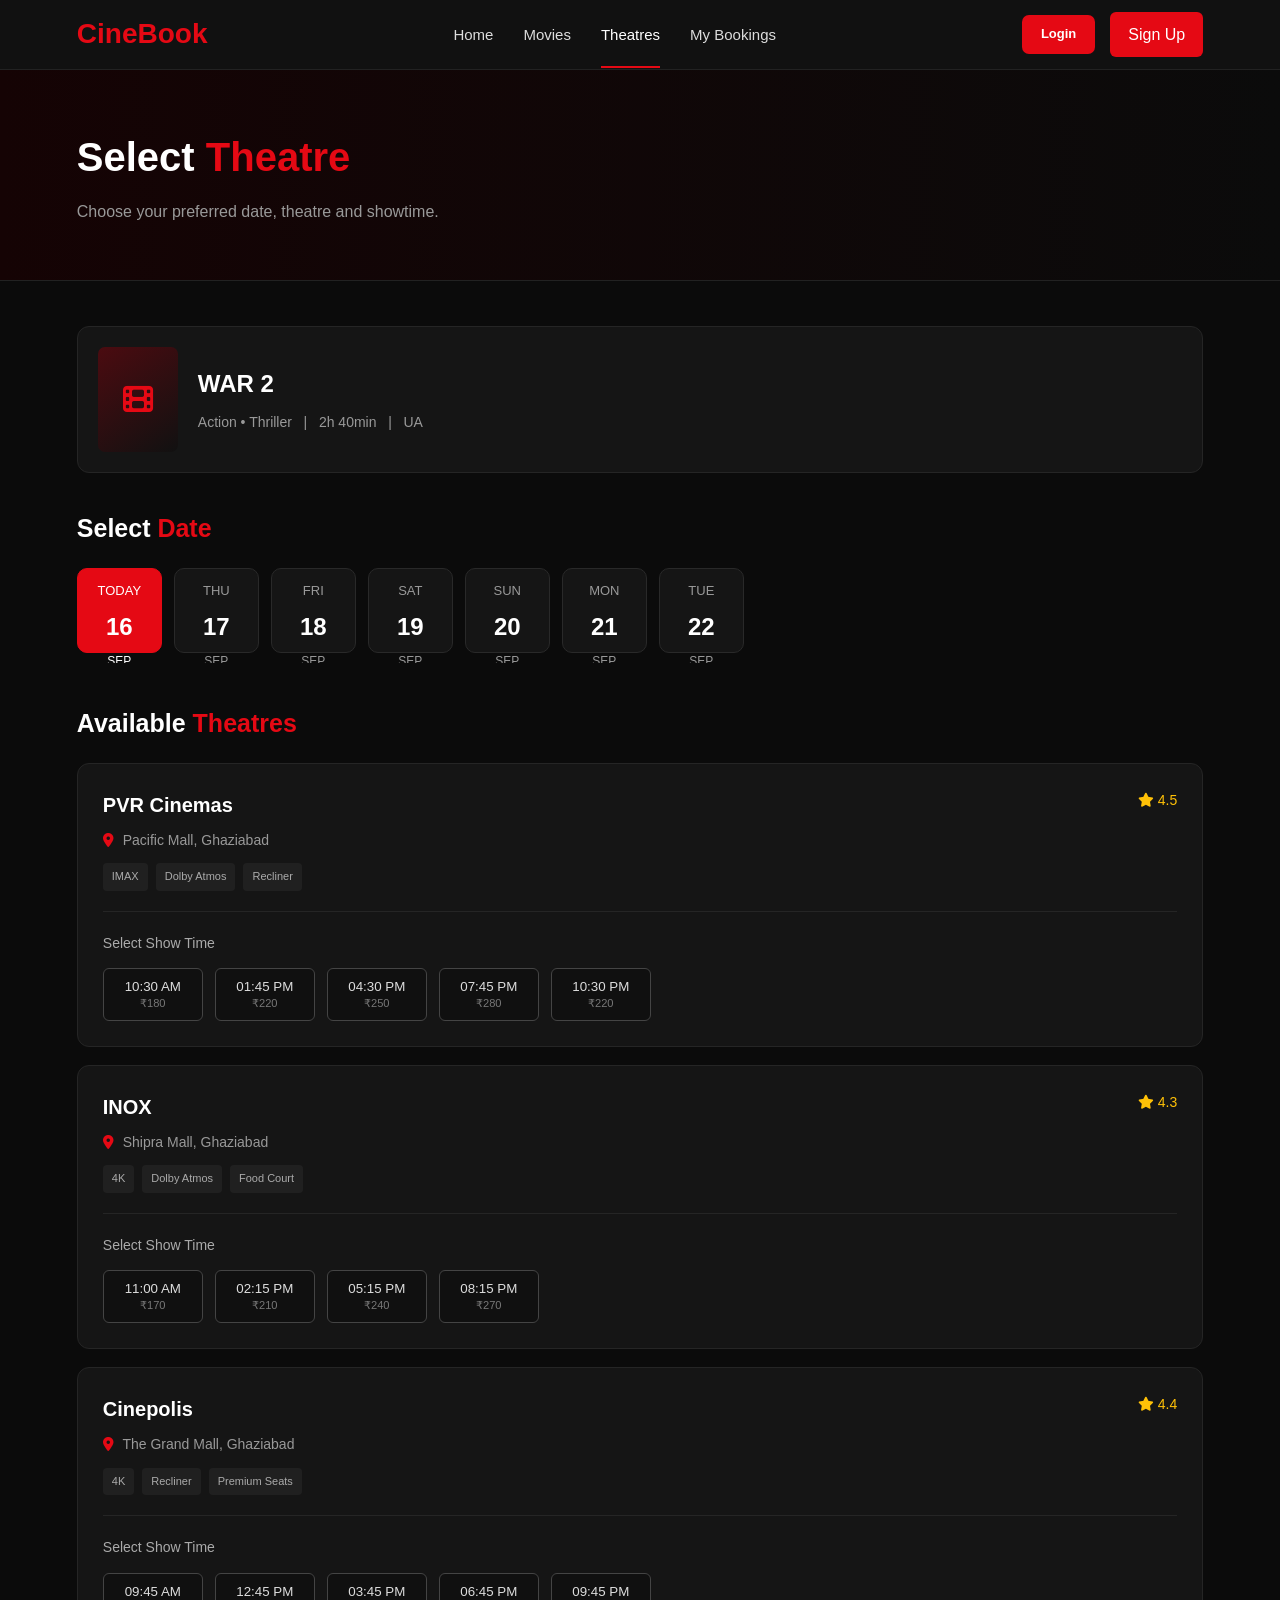
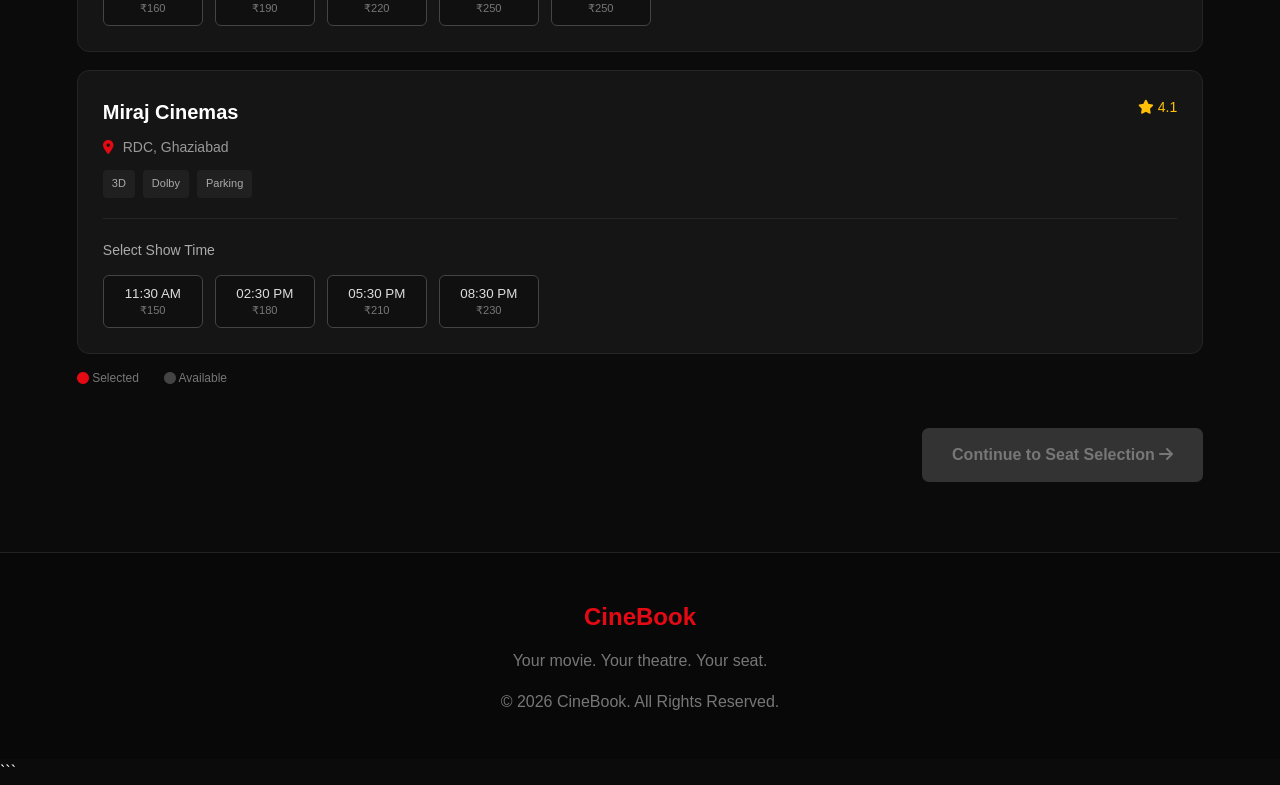
<file: theatres.html>
<!DOCTYPE html>
<html lang="en">
<head>
    <meta charset="UTF-8">
    <meta name="viewport" content="width=device-width, initial-scale=1.0">

    <title>Select Theatre | CineBook</title>

    <link rel="stylesheet" href="css/style.css">

    <link rel="stylesheet"
          href="https://cdnjs.cloudflare.com/ajax/libs/font-awesome/6.5.2/css/all.min.css">

    <style>

        * {
            box-sizing: border-box;
            margin: 0;
            padding: 0;
        }

        body {
            background: #0b0b0b;
            color: #fff;
            font-family: Arial, sans-serif;
        }

        /* ================= NAVBAR ================= */

        .navbar {
            height: 70px;
            background: #111;
            display: flex;
            align-items: center;
            justify-content: space-between;
            padding: 0 6%;
            border-bottom: 1px solid #222;
            position: sticky;
            top: 0;
            z-index: 1000;
        }

        .logo {
            color: #e50914;
            font-size: 28px;
            font-weight: bold;
            text-decoration: none;
        }

        .nav-links {
            display: flex;
            gap: 30px;
            list-style: none;
        }

        .nav-links a {
            color: #ddd;
            text-decoration: none;
            font-size: 15px;
        }

        .nav-links a:hover,
        .nav-links .active {
            color: #e50914;
        }

        .nav-buttons {
            display: flex;
            align-items: center;
            gap: 15px;
        }

        .login-btn {
            color: #fff;
            text-decoration: none;
        }

        .signup-btn {
            background: #e50914;
            color: #fff;
            padding: 10px 18px;
            border-radius: 6px;
            text-decoration: none;
        }

        /* ================= PAGE HEADER ================= */

        .page-header {
            background:
                linear-gradient(90deg, #150304, #0b0b0b);
            padding: 55px 6%;
            border-bottom: 1px solid #222;
        }

        .page-header h1 {
            font-size: 40px;
            margin-bottom: 10px;
        }

        .page-header h1 span {
            color: #e50914;
        }

        .page-header p {
            color: #999;
        }

        /* ================= CONTAINER ================= */

        .container {
            width: 88%;
            max-width: 1200px;
            margin: auto;
            padding: 45px 0 70px;
        }

        /* ================= MOVIE SUMMARY ================= */

        .movie-summary {
            background: #151515;
            border: 1px solid #252525;
            border-radius: 12px;
            padding: 20px;
            display: flex;
            align-items: center;
            gap: 20px;
            margin-bottom: 35px;
        }

        .movie-poster {
            width: 80px;
            height: 105px;
            border-radius: 7px;
            background: linear-gradient(145deg, #4b0b10, #111);
            display: flex;
            align-items: center;
            justify-content: center;
            flex-shrink: 0;
        }

        .movie-poster i {
            font-size: 30px;
            color: #e50914;
        }

        .movie-summary h2 {
            margin-bottom: 8px;
        }

        .movie-summary p {
            color: #999;
            font-size: 14px;
        }

        /* ================= DATE ================= */

        .section-title {
            font-size: 25px;
            margin-bottom: 20px;
        }

        .section-title span {
            color: #e50914;
        }

        .date-container {
            display: flex;
            gap: 12px;
            overflow-x: auto;
            padding-bottom: 10px;
            margin-bottom: 40px;
        }

        .date-card {
            min-width: 85px;
            height: 85px;
            background: #151515;
            border: 1px solid #292929;
            border-radius: 10px;
            cursor: pointer;
            text-align: center;
            padding: 12px 8px;
            transition: 0.3s;
        }

        .date-card .day {
            display: block;
            color: #999;
            font-size: 13px;
            margin-bottom: 7px;
        }

        .date-card .date {
            display: block;
            font-size: 24px;
            font-weight: bold;
        }

        .date-card .month {
            color: #999;
            font-size: 12px;
        }

        .date-card:hover {
            border-color: #e50914;
        }

        .date-card.selected {
            background: #e50914;
            border-color: #e50914;
        }

        .date-card.selected .day,
        .date-card.selected .month {
            color: #fff;
        }

        /* ================= THEATRES ================= */

        .theatre-list {
            display: flex;
            flex-direction: column;
            gap: 18px;
        }

        .theatre-card {
            background: #151515;
            border: 1px solid #252525;
            border-radius: 12px;
            padding: 25px;
            transition: 0.3s;
        }

        .theatre-card:hover {
            border-color: #444;
        }

        .theatre-top {
            display: flex;
            justify-content: space-between;
            gap: 20px;
            margin-bottom: 20px;
        }

        .theatre-info h3 {
            font-size: 20px;
            margin-bottom: 8px;
        }

        .theatre-location {
            color: #999;
            font-size: 14px;
        }

        .theatre-location i {
            color: #e50914;
            margin-right: 5px;
        }

        .rating {
            color: #ffc107;
            font-size: 14px;
        }

        .amenities {
            display: flex;
            gap: 8px;
            margin-top: 12px;
            flex-wrap: wrap;
        }

        .amenity {
            background: #202020;
            color: #aaa;
            padding: 5px 9px;
            border-radius: 4px;
            font-size: 11px;
        }

        /* ================= SHOWTIMES ================= */

        .showtimes {
            border-top: 1px solid #252525;
            padding-top: 20px;
        }

        .showtimes-title {
            color: #aaa;
            font-size: 14px;
            margin-bottom: 14px;
        }

        .time-buttons {
            display: flex;
            gap: 12px;
            flex-wrap: wrap;
        }

        .time-btn {
            min-width: 100px;
            padding: 10px 15px;
            background: #101010;
            border: 1px solid #444;
            color: #ddd;
            border-radius: 6px;
            cursor: pointer;
            transition: 0.3s;
        }

        .time-btn:hover {
            border-color: #e50914;
            color: #fff;
        }

        .time-btn.selected {
            background: #e50914;
            border-color: #e50914;
            color: #fff;
        }

        .time-btn small {
            display: block;
            color: #777;
            margin-top: 3px;
        }

        .time-btn.selected small {
            color: #eee;
        }

        /* ================= LEGEND ================= */

        .legend {
            display: flex;
            gap: 25px;
            margin-top: 15px;
            color: #777;
            font-size: 12px;
        }

        /* ================= CONTINUE ================= */

        .continue-section {
            margin-top: 40px;
            display: flex;
            justify-content: flex-end;
        }

        .continue-btn {
            background: #e50914;
            color: #fff;
            border: none;
            padding: 14px 30px;
            border-radius: 7px;
            font-size: 16px;
            font-weight: bold;
            cursor: pointer;
            text-decoration: none;
            transition: 0.3s;
        }

        .continue-btn:hover {
            background: #b20710;
        }

        .continue-btn.disabled {
            background: #333;
            color: #777;
            pointer-events: none;
        }

        /* ================= FOOTER ================= */

        footer {
            background: #080808;
            border-top: 1px solid #222;
            padding: 45px 6%;
            text-align: center;
        }

        footer h2 {
            color: #e50914;
            margin-bottom: 12px;
        }

        footer p {
            color: #777;
        }

        /* ================= TOAST ================= */

        .toast {
            position: fixed;
            bottom: 30px;
            right: 30px;
            background: #1b1b1b;
            border: 1px solid #333;
            padding: 15px 20px;
            border-radius: 8px;
            color: #fff;
            display: none;
            z-index: 3000;
        }

        .toast.show {
            display: block;
        }

        /* ================= RESPONSIVE ================= */

        @media (max-width: 800px) {

            .nav-links {
                display: none;
            }

            .signup-btn {
                display: none;
            }

            .page-header {
                padding: 40px 5%;
            }

            .page-header h1 {
                font-size: 32px;
            }

            .container {
                width: 92%;
            }

            .theatre-top {
                flex-direction: column;
            }

            .continue-section {
                justify-content: center;
            }

        }

        @media (max-width: 500px) {

            .movie-summary {
                align-items: flex-start;
            }

            .movie-poster {
                width: 65px;
                height: 90px;
            }

            .movie-summary h2 {
                font-size: 18px;
            }

            .date-card {
                min-width: 72px;
                height: 78px;
            }

            .theatre-card {
                padding: 18px;
            }

            .time-btn {
                min-width: 85px;
                padding: 9px 10px;
            }

        }

    </style>
</head>

<body>

<!-- ================= NAVBAR ================= -->

<nav class="navbar">

    <a href="index.html" class="logo">
        CineBook
    </a>

    <ul class="nav-links">

        <li>
            <a href="index.html">Home</a>
        </li>

        <li>
            <a href="movies.html">Movies</a>
        </li>

        <li>
            <a href="theatres.html" class="active">Theatres</a>
        </li>

        <li>
            <a href="bookings.html">My Bookings</a>
        </li>

    </ul>

    <div class="nav-buttons">

        <a href="login.html" class="login-btn">
            Login
        </a>

        <a href="register.html" class="signup-btn">
            Sign Up
        </a>

    </div>

</nav>


<!-- ================= PAGE HEADER ================= -->

<header class="page-header">

    <h1>
        Select <span>Theatre</span>
    </h1>

    <p>
        Choose your preferred date, theatre and showtime.
    </p>

</header>


<!-- ================= MAIN ================= -->

<main class="container">


    <!-- MOVIE SUMMARY -->

    <div class="movie-summary">

        <div class="movie-poster">

            <i class="fa-solid fa-film"></i>

        </div>

        <div>

            <h2>WAR 2</h2>

            <p>
                Action • Thriller
                &nbsp; | &nbsp;
                2h 40min
                &nbsp; | &nbsp;
                UA
            </p>

        </div>

    </div>


    <!-- DATE SELECTION -->

    <h2 class="section-title">
        Select <span>Date</span>
    </h2>

    <div class="date-container">

        <div class="date-card selected" onclick="selectDate(this, '16 Sep')">

            <span class="day">TODAY</span>
            <span class="date">16</span>
            <span class="month">SEP</span>

        </div>


        <div class="date-card" onclick="selectDate(this, '17 Sep')">

            <span class="day">THU</span>
            <span class="date">17</span>
            <span class="month">SEP</span>

        </div>


        <div class="date-card" onclick="selectDate(this, '18 Sep')">

            <span class="day">FRI</span>
            <span class="date">18</span>
            <span class="month">SEP</span>

        </div>


        <div class="date-card" onclick="selectDate(this, '19 Sep')">

            <span class="day">SAT</span>
            <span class="date">19</span>
            <span class="month">SEP</span>

        </div>


        <div class="date-card" onclick="selectDate(this, '20 Sep')">

            <span class="day">SUN</span>
            <span class="date">20</span>
            <span class="month">SEP</span>

        </div>


        <div class="date-card" onclick="selectDate(this, '21 Sep')">

            <span class="day">MON</span>
            <span class="date">21</span>
            <span class="month">SEP</span>

        </div>


        <div class="date-card" onclick="selectDate(this, '22 Sep')">

            <span class="day">TUE</span>
            <span class="date">22</span>
            <span class="month">SEP</span>

        </div>

    </div>


    <!-- THEATRE SECTION -->

    <h2 class="section-title">
        Available <span>Theatres</span>
    </h2>


    <div class="theatre-list">


        <!-- THEATRE 1 -->

        <div class="theatre-card">

            <div class="theatre-top">

                <div class="theatre-info">

                    <h3>
                        PVR Cinemas
                    </h3>

                    <div class="theatre-location">

                        <i class="fa-solid fa-location-dot"></i>

                        Pacific Mall, Ghaziabad

                    </div>

                    <div class="amenities">

                        <span class="amenity">
                            IMAX
                        </span>

                        <span class="amenity">
                            Dolby Atmos
                        </span>

                        <span class="amenity">
                            Recliner
                        </span>

                    </div>

                </div>

                <div class="rating">

                    <i class="fa-solid fa-star"></i>
                    4.5

                </div>

            </div>


            <div class="showtimes">

                <div class="showtimes-title">
                    Select Show Time
                </div>

                <div class="time-buttons">

                    <button class="time-btn"
                            onclick="selectTime(this, '10:30 AM', 'PVR Cinemas')">
                        10:30 AM
                        <small>₹180</small>
                    </button>

                    <button class="time-btn"
                            onclick="selectTime(this, '01:45 PM', 'PVR Cinemas')">
                        01:45 PM
                        <small>₹220</small>
                    </button>

                    <button class="time-btn"
                            onclick="selectTime(this, '04:30 PM', 'PVR Cinemas')">
                        04:30 PM
                        <small>₹250</small>
                    </button>

                    <button class="time-btn"
                            onclick="selectTime(this, '07:45 PM', 'PVR Cinemas')">
                        07:45 PM
                        <small>₹280</small>
                    </button>

                    <button class="time-btn"
                            onclick="selectTime(this, '10:30 PM', 'PVR Cinemas')">
                        10:30 PM
                        <small>₹220</small>
                    </button>

                </div>

            </div>

        </div>


        <!-- THEATRE 2 -->

        <div class="theatre-card">

            <div class="theatre-top">

                <div class="theatre-info">

                    <h3>
                        INOX
                    </h3>

                    <div class="theatre-location">

                        <i class="fa-solid fa-location-dot"></i>

                        Shipra Mall, Ghaziabad

                    </div>

                    <div class="amenities">

                        <span class="amenity">
                            4K
                        </span>

                        <span class="amenity">
                            Dolby Atmos
                        </span>

                        <span class="amenity">
                            Food Court
                        </span>

                    </div>

                </div>

                <div class="rating">

                    <i class="fa-solid fa-star"></i>
                    4.3

                </div>

            </div>


            <div class="showtimes">

                <div class="showtimes-title">
                    Select Show Time
                </div>

                <div class="time-buttons">

                    <button class="time-btn"
                            onclick="selectTime(this, '11:00 AM', 'INOX')">
                        11:00 AM
                        <small>₹170</small>
                    </button>

                    <button class="time-btn"
                            onclick="selectTime(this, '02:15 PM', 'INOX')">
                        02:15 PM
                        <small>₹210</small>
                    </button>

                    <button class="time-btn"
                            onclick="selectTime(this, '05:15 PM', 'INOX')">
                        05:15 PM
                        <small>₹240</small>
                    </button>

                    <button class="time-btn"
                            onclick="selectTime(this, '08:15 PM', 'INOX')">
                        08:15 PM
                        <small>₹270</small>
                    </button>

                </div>

            </div>

        </div>


        <!-- THEATRE 3 -->

        <div class="theatre-card">

            <div class="theatre-top">

                <div class="theatre-info">

                    <h3>
                        Cinepolis
                    </h3>

                    <div class="theatre-location">

                        <i class="fa-solid fa-location-dot"></i>

                        The Grand Mall, Ghaziabad

                    </div>

                    <div class="amenities">

                        <span class="amenity">
                            4K
                        </span>

                        <span class="amenity">
                            Recliner
                        </span>

                        <span class="amenity">
                            Premium Seats
                        </span>

                    </div>

                </div>

                <div class="rating">

                    <i class="fa-solid fa-star"></i>
                    4.4

                </div>

            </div>


            <div class="showtimes">

                <div class="showtimes-title">
                    Select Show Time
                </div>

                <div class="time-buttons">

                    <button class="time-btn"
                            onclick="selectTime(this, '09:45 AM', 'Cinepolis')">
                        09:45 AM
                        <small>₹160</small>
                    </button>

                    <button class="time-btn"
                            onclick="selectTime(this, '12:45 PM', 'Cinepolis')">
                        12:45 PM
                        <small>₹190</small>
                    </button>

                    <button class="time-btn"
                            onclick="selectTime(this, '03:45 PM', 'Cinepolis')">
                        03:45 PM
                        <small>₹220</small>
                    </button>

                    <button class="time-btn"
                            onclick="selectTime(this, '06:45 PM', 'Cinepolis')">
                        06:45 PM
                        <small>₹250</small>
                    </button>

                    <button class="time-btn"
                            onclick="selectTime(this, '09:45 PM', 'Cinepolis')">
                        09:45 PM
                        <small>₹250</small>
                    </button>

                </div>

            </div>

        </div>


        <!-- THEATRE 4 -->

        <div class="theatre-card">

            <div class="theatre-top">

                <div class="theatre-info">

                    <h3>
                        Miraj Cinemas
                    </h3>

                    <div class="theatre-location">

                        <i class="fa-solid fa-location-dot"></i>

                        RDC, Ghaziabad

                    </div>

                    <div class="amenities">

                        <span class="amenity">
                            3D
                        </span>

                        <span class="amenity">
                            Dolby
                        </span>

                        <span class="amenity">
                            Parking
                        </span>

                    </div>

                </div>

                <div class="rating">

                    <i class="fa-solid fa-star"></i>
                    4.1

                </div>

            </div>


            <div class="showtimes">

                <div class="showtimes-title">
                    Select Show Time
                </div>

                <div class="time-buttons">

                    <button class="time-btn"
                            onclick="selectTime(this, '11:30 AM', 'Miraj Cinemas')">
                        11:30 AM
                        <small>₹150</small>
                    </button>

                    <button class="time-btn"
                            onclick="selectTime(this, '02:30 PM', 'Miraj Cinemas')">
                        02:30 PM
                        <small>₹180</small>
                    </button>

                    <button class="time-btn"
                            onclick="selectTime(this, '05:30 PM', 'Miraj Cinemas')">
                        05:30 PM
                        <small>₹210</small>
                    </button>

                    <button class="time-btn"
                            onclick="selectTime(this, '08:30 PM', 'Miraj Cinemas')">
                        08:30 PM
                        <small>₹230</small>
                    </button>

                </div>

            </div>

        </div>

    </div>


    <!-- LEGEND -->

    <div class="legend">

        <span>
            <i class="fa-solid fa-circle" style="color:#e50914;"></i>
            Selected
        </span>

        <span>
            <i class="fa-solid fa-circle" style="color:#444;"></i>
            Available
        </span>

    </div>


    <!-- CONTINUE -->

    <div class="continue-section">

        <a href="seats.html"
           id="continueBtn"
           class="continue-btn disabled">

            Continue to Seat Selection
            <i class="fa-solid fa-arrow-right"></i>

        </a>

    </div>

</main>


<!-- ================= FOOTER ================= -->

<footer>

    <h2>CineBook</h2>

    <p>
        Your movie. Your theatre. Your seat.
    </p>

    <p style="margin-top:15px;">
        © 2026 CineBook. All Rights Reserved.
    </p>

</footer>


<!-- ================= TOAST ================= -->

<div class="toast" id="toast">
    Please select a showtime first.
</div>


<!-- ================= JAVASCRIPT ================= -->

<script>

    let selectedDate = "16 Sep";
    let selectedTime = "";
    let selectedTheatre = "";
    let selectedPrice = "";


    /* ================= DATE ================= */

    function selectDate(element, date) {

        document
            .querySelectorAll(".date-card")
            .forEach(card => {
                card.classList.remove("selected");
            });

        element.classList.add("selected");

        selectedDate = date;

        console.log("Selected Date:", selectedDate);

    }


    /* ================= SHOWTIME ================= */

    function selectTime(button, time, theatre) {

        document
            .querySelectorAll(".time-btn")
            .forEach(btn => {
                btn.classList.remove("selected");
            });

        button.classList.add("selected");

        selectedTime = time;
        selectedTheatre = theatre;

        selectedPrice =
            button.querySelector("small").innerText.replace("₹", "");

        const continueBtn =
            document.getElementById("continueBtn");

        continueBtn.classList.remove("disabled");

        /*
         * Store booking information temporarily.
         * Later PHP/MySQL will handle this permanently.
         */

        localStorage.setItem(
            "selectedMovie",
            "WAR 2"
        );

        localStorage.setItem(
            "selectedDate",
            selectedDate
        );

        localStorage.setItem(
            "selectedTheatre",
            selectedTheatre
        );

        localStorage.setItem(
            "selectedTime",
            selectedTime
        );

        localStorage.setItem(
            "ticketPrice",
            selectedPrice
        );

    }


    /* ================= CONTINUE ================= */

    document
        .getElementById("continueBtn")
        .addEventListener("click", function(event) {

            if (selectedTime === "") {

                event.preventDefault();

                const toast =
                    document.getElementById("toast");

                toast.classList.add("show");

                setTimeout(() => {
                    toast.classList.remove("show");
                }, 2500);

            }

        });

</script>

</body>
</html>
```
</file>
<file: css/style.css>
/* =========================================
   GLOBAL
========================================= */

* {
    margin: 0;
    padding: 0;
    box-sizing: border-box;
}

:root {
    --bg: #080808;
    --bg-light: #111111;
    --card: #151515;
    --card-hover: #1c1c1c;
    --text: #ffffff;
    --muted: #a1a1a1;
    --border: #292929;
    --accent: #e50914;
    --accent-dark: #b20710;
    --gold: #f5b400;
}

html {
    scroll-behavior: smooth;
}

body {
    font-family: "Inter", sans-serif;
    background: var(--bg);
    color: var(--text);
    line-height: 1.6;
}

a {
    text-decoration: none;
    color: inherit;
}

button,
input {
    font-family: inherit;
}

button {
    cursor: pointer;
}

img {
    display: block;
    width: 100%;
}


/* =========================================
   NAVBAR
========================================= */

.navbar {
    position: sticky;
    top: 0;
    z-index: 1000;

    background: rgba(8, 8, 8, 0.94);
    backdrop-filter: blur(15px);

    border-bottom: 1px solid var(--border);
}

.nav-container {
    max-width: 1250px;
    margin: auto;

    min-height: 72px;

    display: flex;
    align-items: center;
    justify-content: space-between;

    padding: 0 25px;
}

.logo {
    display: flex;
    align-items: center;
    gap: 8px;

    font-size: 22px;
    font-weight: 800;
}

.logo-icon {
    font-size: 25px;
}

.logo-highlight {
    color: var(--accent);
}

.nav-links {
    display: flex;
    align-items: center;
    gap: 32px;
}

.nav-links a {
    color: #bdbdbd;
    font-size: 14px;
    font-weight: 500;

    transition: 0.3s;
}

.nav-links a:hover,
.nav-links a.active {
    color: white;
}

.nav-links a.active {
    position: relative;
}

.nav-links a.active::after {
    content: "";

    position: absolute;
    left: 0;
    right: 0;
    bottom: -25px;

    height: 2px;

    background: var(--accent);
}

.nav-actions {
    display: flex;
    align-items: center;
    gap: 12px;
}

.location-btn {
    border: 1px solid var(--border);
    background: #121212;
    color: #ddd;

    padding: 9px 13px;
    border-radius: 8px;

    font-size: 13px;
}

.location-btn:hover {
    border-color: #444;
}

.arrow {
    margin-left: 4px;
}

.login-btn {
    background: var(--accent);
    color: white;

    padding: 9px 19px;
    border-radius: 7px;

    font-size: 13px;
    font-weight: 600;

    transition: 0.3s;
}

.login-btn:hover {
    background: var(--accent-dark);
}

.menu-btn {
    display: none;

    border: none;
    background: transparent;
    color: white;

    font-size: 24px;
}


/* =========================================
   MOBILE MENU
========================================= */

.mobile-menu {
    display: none;

    background: #111;
    border-bottom: 1px solid var(--border);

    padding: 15px 25px;
}

.mobile-menu a {
    display: block;

    padding: 12px 0;

    color: #ccc;
    border-bottom: 1px solid #222;
}

.mobile-menu .mobile-login {
    color: white;
    margin-top: 8px;

    background: var(--accent);

    text-align: center;
    border-radius: 6px;
}


/* =========================================
   HERO
========================================= */

.hero {
    min-height: 620px;

    position: relative;

    display: flex;
    align-items: center;

    background-image:
        linear-gradient(
            90deg,
            rgba(0, 0, 0, 0.97) 0%,
            rgba(0, 0, 0, 0.82) 42%,
            rgba(0, 0, 0, 0.25) 100%
        ),
        url("https://images.unsplash.com/photo-1489599849927-2ee91cede3ba?auto=format&fit=crop&w=1800&q=80");

    background-size: cover;
    background-position: center;
}

.hero-overlay {
    position: absolute;
    inset: 0;

    background:
        linear-gradient(
            to bottom,
            transparent 70%,
            var(--bg) 100%
        );
}

.hero-content {
    position: relative;
    z-index: 2;

    max-width: 1250px;
    width: 100%;

    margin: auto;

    padding: 80px 25px;
}

.hero-tag {
    display: inline-block;

    color: #ff5b62;

    font-size: 12px;
    font-weight: 700;
    letter-spacing: 2px;

    margin-bottom: 18px;
}

.hero h1 {
    max-width: 650px;

    font-size: clamp(42px, 6vw, 75px);
    line-height: 1.04;

    letter-spacing: -3px;

    margin-bottom: 22px;
}

.hero h1 span {
    color: var(--accent);
}

.hero p {
    max-width: 550px;

    color: #c2c2c2;

    font-size: 16px;

    margin-bottom: 30px;
}


/* SEARCH */

.search-box {
    max-width: 570px;

    display: flex;
    align-items: center;

    background: white;

    border-radius: 8px;

    padding: 5px;

    margin-bottom: 35px;
}

.search-icon {
    color: #777;
    margin-left: 14px;
}

.search-box input {
    flex: 1;

    border: none;
    outline: none;

    padding: 14px 12px;

    color: #222;
    font-size: 14px;
}

.search-box button {
    border: none;

    background: var(--accent);
    color: white;

    padding: 13px 24px;

    border-radius: 6px;

    font-weight: 600;

    transition: 0.3s;
}

.search-box button:hover {
    background: var(--accent-dark);
}


/* HERO STATS */

.hero-info {
    display: flex;
    gap: 40px;
}

.hero-info div {
    display: flex;
    flex-direction: column;
}

.hero-info strong {
    font-size: 22px;
}

.hero-info span {
    color: #999;
    font-size: 12px;
}


/* =========================================
   SECTIONS
========================================= */

.section {
    max-width: 1250px;
    margin: auto;

    padding: 80px 25px;
}

.section-header {
    display: flex;
    align-items: flex-end;
    justify-content: space-between;

    margin-bottom: 35px;
}

.section-header.center {
    justify-content: center;
    text-align: center;
}

.section-label {
    color: var(--accent);

    font-size: 11px;
    font-weight: 700;

    letter-spacing: 2px;
}

.section-header h2 {
    font-size: 32px;
    line-height: 1.2;

    margin: 8px 0;
}

.section-header p {
    color: var(--muted);

    font-size: 14px;
}

.view-all {
    color: #ddd;

    font-size: 13px;
    font-weight: 600;

    transition: 0.3s;
}

.view-all:hover {
    color: var(--accent);
}


/* =========================================
   MOVIE CARDS
========================================= */

.movie-grid {
    display: grid;

    grid-template-columns: repeat(4, 1fr);

    gap: 22px;
}

.movie-card {
    background: var(--card);

    border: 1px solid var(--border);

    border-radius: 10px;

    overflow: hidden;

    transition: transform 0.3s, border-color 0.3s;
}

.movie-card:hover {
    transform: translateY(-7px);
    border-color: #3c3c3c;
}

.movie-poster {
    height: 330px;

    position: relative;

    overflow: hidden;

    background: #222;
}

.movie-poster img {
    height: 100%;
    object-fit: cover;

    transition: transform 0.5s;
}

.movie-card:hover .movie-poster img {
    transform: scale(1.05);
}

.movie-rating {
    position: absolute;

    top: 12px;
    right: 12px;

    background: rgba(0, 0, 0, 0.8);

    padding: 6px 9px;

    border-radius: 5px;

    font-size: 12px;
}

.movie-overlay {
    position: absolute;
    inset: 0;

    display: flex;
    align-items: center;
    justify-content: center;

    background: rgba(0, 0, 0, 0.55);

    opacity: 0;

    transition: 0.3s;
}

.movie-card:hover .movie-overlay {
    opacity: 1;
}

.quick-view {
    background: var(--accent);

    padding: 10px 18px;

    border-radius: 6px;

    font-size: 12px;
    font-weight: 600;
}

.movie-info {
    padding: 16px;
}

.movie-info h3 {
    font-size: 16px;
    margin-bottom: 4px;
}

.movie-info p {
    color: #888;
    font-size: 12px;
}

.movie-bottom {
    display: flex;

    align-items: center;
    justify-content: space-between;

    margin-top: 14px;

    font-size: 11px;
    color: #aaa;
}

.book-small {
    color: #ff5a60;

    font-weight: 700;

    border: 1px solid #552225;

    padding: 5px 9px;

    border-radius: 5px;

    transition: 0.3s;
}

.book-small:hover {
    background: var(--accent);
    color: white;
}


/* NO RESULTS */

.no-results {
    display: none;

    text-align: center;

    padding: 50px 0;

    color: #888;
}

.no-results div {
    font-size: 45px;
    margin-bottom: 10px;
}

.no-results h3 {
    color: white;
}


/* =========================================
   UPCOMING
========================================= */

.upcoming-section {
    padding-top: 20px;
}

.upcoming-grid {
    display: grid;

    grid-template-columns: repeat(3, 1fr);

    gap: 22px;
}

.upcoming-card {
    display: flex;

    background: var(--card);

    border: 1px solid var(--border);

    border-radius: 10px;

    overflow: hidden;

    transition: 0.3s;
}

.upcoming-card:hover {
    border-color: #3b3b3b;
    transform: translateY(-4px);
}

.upcoming-poster {
    width: 135px;

    min-width: 135px;

    height: 190px;

    position: relative;
}

.upcoming-poster img {
    height: 100%;
    object-fit: cover;
}

.coming-badge {
    position: absolute;

    top: 8px;
    left: 8px;

    background: var(--accent);

    font-size: 8px;
    font-weight: 700;

    padding: 4px 6px;

    border-radius: 3px;
}

.upcoming-info {
    padding: 20px 15px;
}

.upcoming-info h3 {
    font-size: 15px;

    margin-bottom: 6px;
}

.upcoming-info p {
    color: #888;
    font-size: 12px;

    margin-bottom: 18px;
}

.release-date {
    color: #bbb;

    font-size: 11px;
}


/* =========================================
   OFFER SECTION
========================================= */

.offer-section {
    max-width: 1200px;

    margin: 30px auto 80px;

    padding: 50px;

    border-radius: 14px;

    background:
        linear-gradient(
            120deg,
            #23090b,
            #110808
        );

    border: 1px solid #3d1719;

    display: flex;

    justify-content: space-between;
    align-items: center;

    gap: 40px;
}

.offer-label {
    color: #ff6469;

    font-size: 11px;
    font-weight: 700;

    letter-spacing: 2px;
}

.offer-content h2 {
    font-size: 36px;

    margin: 10px 0;
}

.offer-content h2 span {
    color: var(--accent);
}

.offer-content p {
    color: #aaa;

    font-size: 13px;

    max-width: 500px;

    margin-bottom: 20px;
}

.offer-btn {
    border: none;

    background: var(--accent);

    color: white;

    padding: 12px 20px;

    border-radius: 6px;

    font-size: 12px;
    font-weight: 600;
}

.offer-btn:hover {
    background: var(--accent-dark);
}

.offer-card {
    min-width: 270px;

    display: flex;

    align-items: center;

    gap: 15px;

    background: #171717;

    border: 1px dashed #555;

    padding: 18px;

    border-radius: 10px;
}

.offer-icon {
    font-size: 30px;
}

.offer-card span {
    color: #777;

    font-size: 9px;
    letter-spacing: 1px;
}

.offer-card h3 {
    font-size: 20px;

    letter-spacing: 2px;
}

.offer-card p {
    color: #aaa;

    font-size: 11px;
}

.copy-btn {
    margin-left: auto;

    border: 1px solid #444;

    background: transparent;

    color: white;

    width: 35px;
    height: 35px;

    border-radius: 5px;
}


/* =========================================
   FEATURES
========================================= */

.features-grid {
    display: grid;

    grid-template-columns: repeat(4, 1fr);

    gap: 18px;

    margin-top: 40px;
}

.feature-card {
    text-align: center;

    padding: 30px 20px;

    background: var(--card);

    border: 1px solid var(--border);

    border-radius: 10px;

    transition: 0.3s;
}

.feature-card:hover {
    transform: translateY(-5px);

    border-color: #3d3d3d;
}

.feature-icon {
    width: 52px;
    height: 52px;

    margin: 0 auto 18px;

    display: flex;
    align-items: center;
    justify-content: center;

    background: #241012;

    border-radius: 50%;

    font-size: 21px;
}

.feature-card h3 {
    font-size: 15px;

    margin-bottom: 8px;
}

.feature-card p {
    color: #888;

    font-size: 12px;
}


/* =========================================
   NEWSLETTER
========================================= */

.newsletter {
    max-width: 1200px;

    margin: 20px auto 80px;

    padding: 45px;

    border-radius: 12px;

    background: #111;

    border: 1px solid var(--border);

    display: flex;

    justify-content: space-between;
    align-items: center;

    gap: 30px;
}

.newsletter h2 {
    font-size: 28px;

    margin: 5px 0;
}

.newsletter p {
    color: #888;

    font-size: 13px;
}

.newsletter-form {
    display: flex;

    min-width: 420px;

    background: #191919;

    border: 1px solid #333;

    border-radius: 6px;

    padding: 4px;
}

.newsletter-form input {
    flex: 1;

    background: transparent;

    border: none;
    outline: none;

    color: white;

    padding: 11px;
}

.newsletter-form button {
    border: none;

    background: var(--accent);

    color: white;

    padding: 0 18px;

    border-radius: 5px;

    font-size: 12px;
    font-weight: 600;
}


/* =========================================
   FOOTER
========================================= */

.footer {
    border-top: 1px solid var(--border);

    background: #050505;
}

.footer-container {
    max-width: 1250px;

    margin: auto;

    padding: 60px 25px;

    display: grid;

    grid-template-columns: 2fr 1fr 1fr 1.5fr;

    gap: 50px;
}

.footer-brand > p {
    max-width: 280px;

    color: #777;

    font-size: 12px;

    margin: 15px 0 20px;
}

.social-links {
    display: flex;

    gap: 8px;
}

.social-links a {
    width: 34px;
    height: 34px;

    display: flex;
    align-items: center;
    justify-content: center;

    background: #151515;

    border: 1px solid #252525;

    border-radius: 5px;

    font-size: 13px;

    color: #bbb;
}

.footer-column {
    display: flex;
    flex-direction: column;

    gap: 10px;
}

.footer-column h4 {
    font-size: 13px;

    margin-bottom: 8px;
}

.footer-column a,
.footer-column p {
    color: #777;

    font-size: 12px;

    transition: 0.3s;
}

.footer-column a:hover {
    color: white;
}

.footer-bottom {
    max-width: 1250px;

    margin: auto;

    border-top: 1px solid #1b1b1b;

    padding: 20px 25px;

    display: flex;

    justify-content: space-between;

    color: #555;

    font-size: 11px;
}


/* =========================================
   MODAL
========================================= */

.modal {
    position: fixed;

    inset: 0;

    z-index: 2000;

    display: none;

    align-items: center;
    justify-content: center;

    background: rgba(0, 0, 0, 0.8);

    backdrop-filter: blur(5px);

    padding: 20px;
}

.modal.active {
    display: flex;
}

.modal-box {
    position: relative;

    width: 100%;
    max-width: 480px;

    background: #141414;

    border: 1px solid #333;

    border-radius: 12px;

    padding: 35px;

    animation: modalOpen 0.2s ease;
}

@keyframes modalOpen {

    from {
        transform: scale(0.95);
        opacity: 0;
    }

    to {
        transform: scale(1);
        opacity: 1;
    }

}

.close-modal {
    position: absolute;

    top: 15px;
    right: 18px;

    border: none;

    background: transparent;

    color: #999;

    font-size: 25px;
}

.modal-icon {
    font-size: 35px;

    margin-bottom: 10px;
}

.modal-box h2 {
    font-size: 22px;
}

.modal-box > p {
    color: #888;

    font-size: 12px;

    margin: 5px 0 20px;
}

.city-list {
    display: grid;

    grid-template-columns: repeat(2, 1fr);

    gap: 8px;
}

.city-list button {
    border: 1px solid #292929;

    background: #191919;

    color: #ccc;

    padding: 12px;

    border-radius: 6px;

    text-align: left;

    font-size: 12px;
}

.city-list button:hover {
    border-color: var(--accent);

    color: white;
}


/* COUPONS */

.coupon {
    display: flex;

    align-items: center;
    justify-content: space-between;

    background: #1a1a1a;

    border: 1px dashed #444;

    border-radius: 7px;

    padding: 13px;

    margin-top: 10px;
}

.coupon div {
    display: flex;
    flex-direction: column;
}

.coupon span {
    color: #aaa;

    font-size: 11px;
}

.coupon strong {
    font-size: 16px;
}

.coupon button {
    border: 1px solid #555;

    background: transparent;

    color: white;

    padding: 7px 12px;

    border-radius: 5px;

    font-size: 11px;
}


/* =========================================
   TOAST
========================================= */

.toast {
    position: fixed;

    bottom: 25px;
    right: 25px;

    z-index: 3000;

    background: #181818;

    border: 1px solid #333;

    color: white;

    padding: 13px 20px;

    border-radius: 7px;

    font-size: 12px;

    transform: translateY(100px);

    opacity: 0;

    transition: 0.3s;
}

.toast.show {
    transform: translateY(0);

    opacity: 1;
}


/* =========================================
   RESPONSIVE
========================================= */

@media (max-width: 1000px) {

    .nav-links {
        display: none;
    }

    .menu-btn {
        display: block;
    }

    .movie-grid {
        grid-template-columns: repeat(2, 1fr);
    }

    .features-grid {
        grid-template-columns: repeat(2, 1fr);
    }

    .upcoming-grid {
        grid-template-columns: 1fr;
    }

    .footer-container {
        grid-template-columns: repeat(2, 1fr);
    }

    .offer-section {
        margin-left: 25px;
        margin-right: 25px;
    }

}


@media (max-width: 700px) {

    .location-btn {
        display: none;
    }

    .hero {
        min-height: 580px;
    }

    .hero h1 {
        letter-spacing: -2px;
    }

    .hero-info {
        gap: 25px;
    }

    .section {
        padding-top: 60px;
        padding-bottom: 60px;
    }

    .section-header {
        align-items: flex-start;
        gap: 15px;
    }

    .section-header h2 {
        font-size: 27px;
    }

    .movie-grid {
        grid-template-columns: repeat(2, 1fr);

        gap: 12px;
    }

    .movie-poster {
        height: 260px;
    }

    .movie-info {
        padding: 12px;
    }

    .movie-info h3 {
        font-size: 14px;
    }

    .movie-bottom {
        flex-direction: column;

        align-items: flex-start;

        gap: 8px;
    }

    .offer-section {
        flex-direction: column;

        align-items: flex-start;

        padding: 30px;
    }

    .offer-content h2 {
        font-size: 28px;
    }

    .offer-card {
        width: 100%;
        min-width: 0;
    }

    .features-grid {
        grid-template-columns: 1fr 1fr;
    }

    .newsletter {
        margin-left: 20px;
        margin-right: 20px;

        flex-direction: column;

        align-items: flex-start;

        padding: 30px;
    }

    .newsletter-form {
        min-width: 0;
        width: 100%;
    }

    .footer-container {
        grid-template-columns: 1fr 1fr;

        gap: 35px;
    }

}


@media (max-width: 480px) {

    .nav-container {
        padding: 0 15px;
    }

    .logo {
        font-size: 19px;
    }

    .login-btn {
        padding: 8px 13px;
    }

    .hero-content {
        padding-left: 20px;
        padding-right: 20px;
    }

    .hero h1 {
        font-size: 42px;
    }

    .hero p {
        font-size: 14px;
    }

    .search-box {
        flex-wrap: wrap;

        background: white;

        padding: 5px;
    }

    .search-box input {
        min-width: 0;
        width: 70%;
    }

    .search-box button {
        width: 100%;

        margin-top: 3px;
    }

    .movie-grid {
        grid-template-columns: 1fr 1fr;
    }

    .movie-poster {
        height: 220px;
    }

    .movie-rating {
        font-size: 10px;

        padding: 4px 6px;
    }

    .quick-view {
        padding: 7px 10px;

        font-size: 10px;
    }

    .upcoming-card {
        flex-direction: column;
    }

    .upcoming-poster {
        width: 100%;

        height: 280px;
    }

    .features-grid {
        grid-template-columns: 1fr;
    }

    .footer-container {
        grid-template-columns: 1fr;
    }

    .footer-bottom {
        flex-direction: column;

        gap: 5px;
    }

    .city-list {
        grid-template-columns: 1fr;
    }

}
</file>
